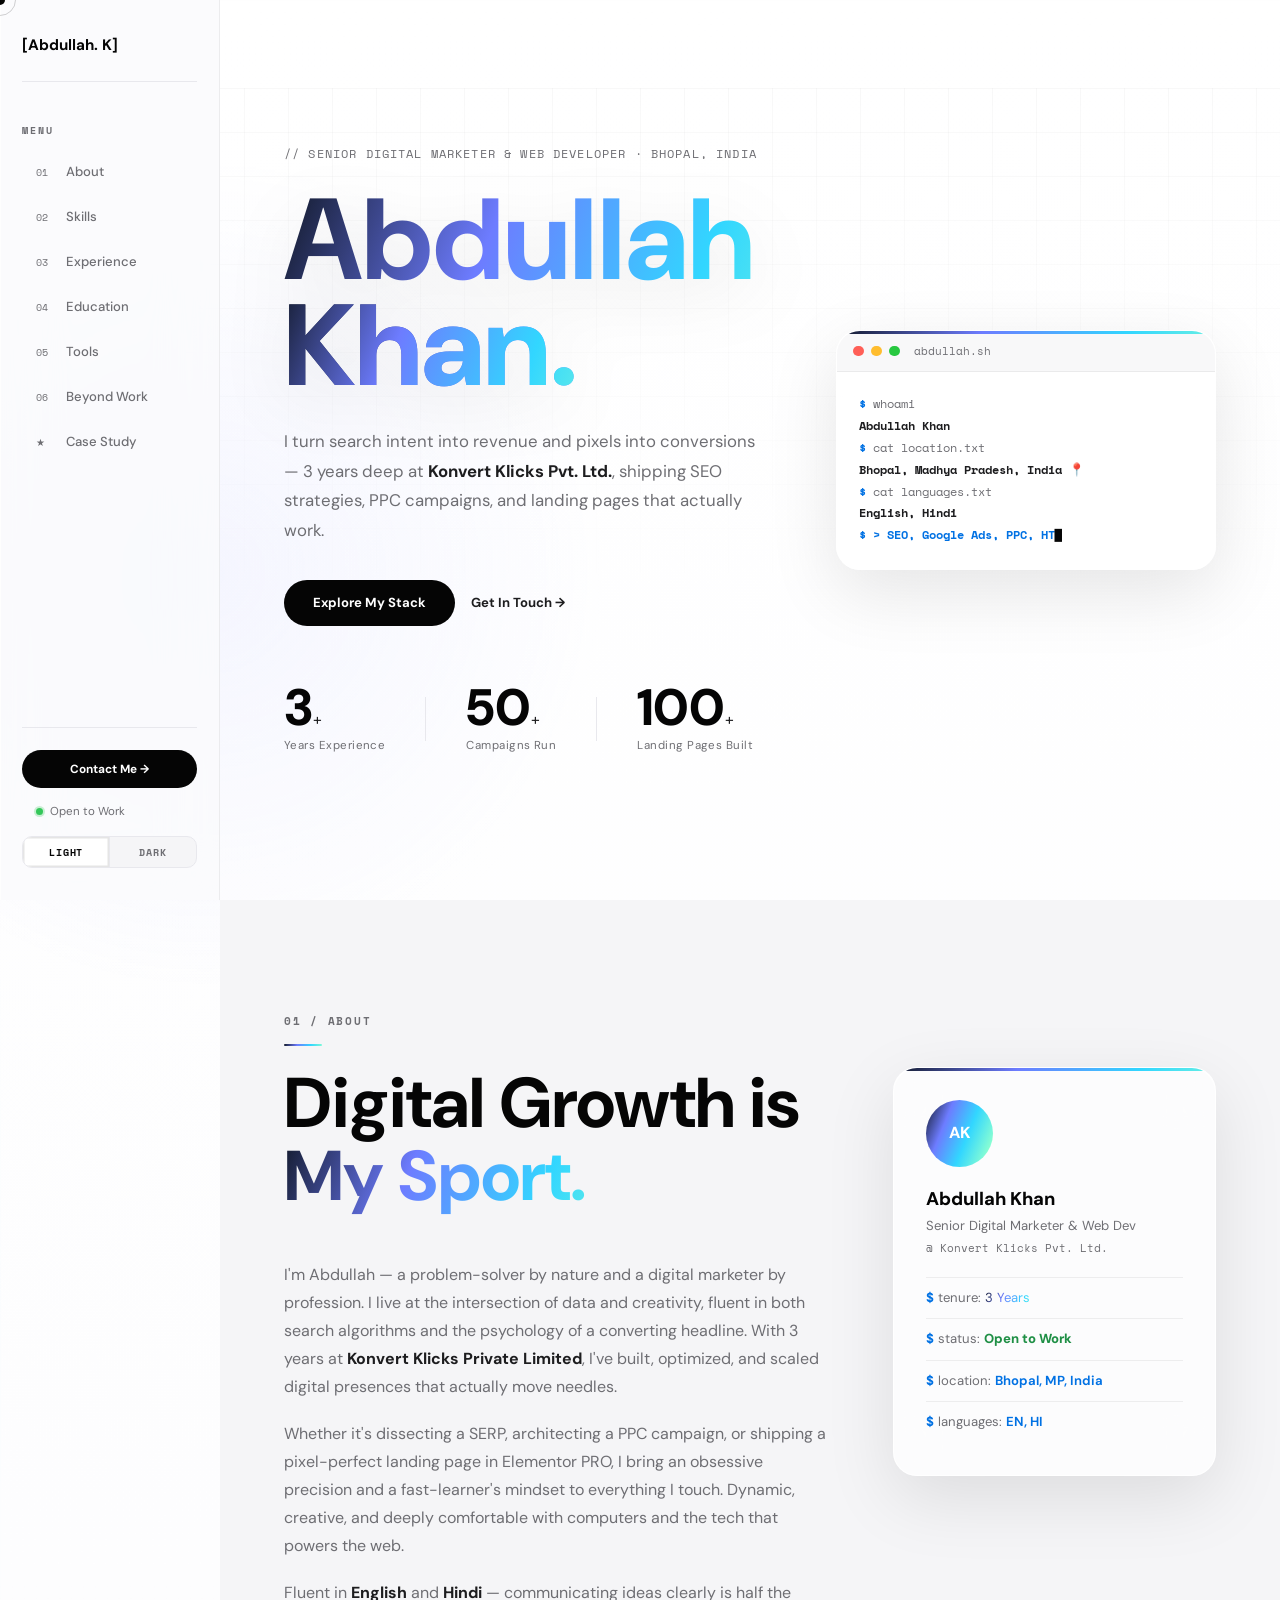
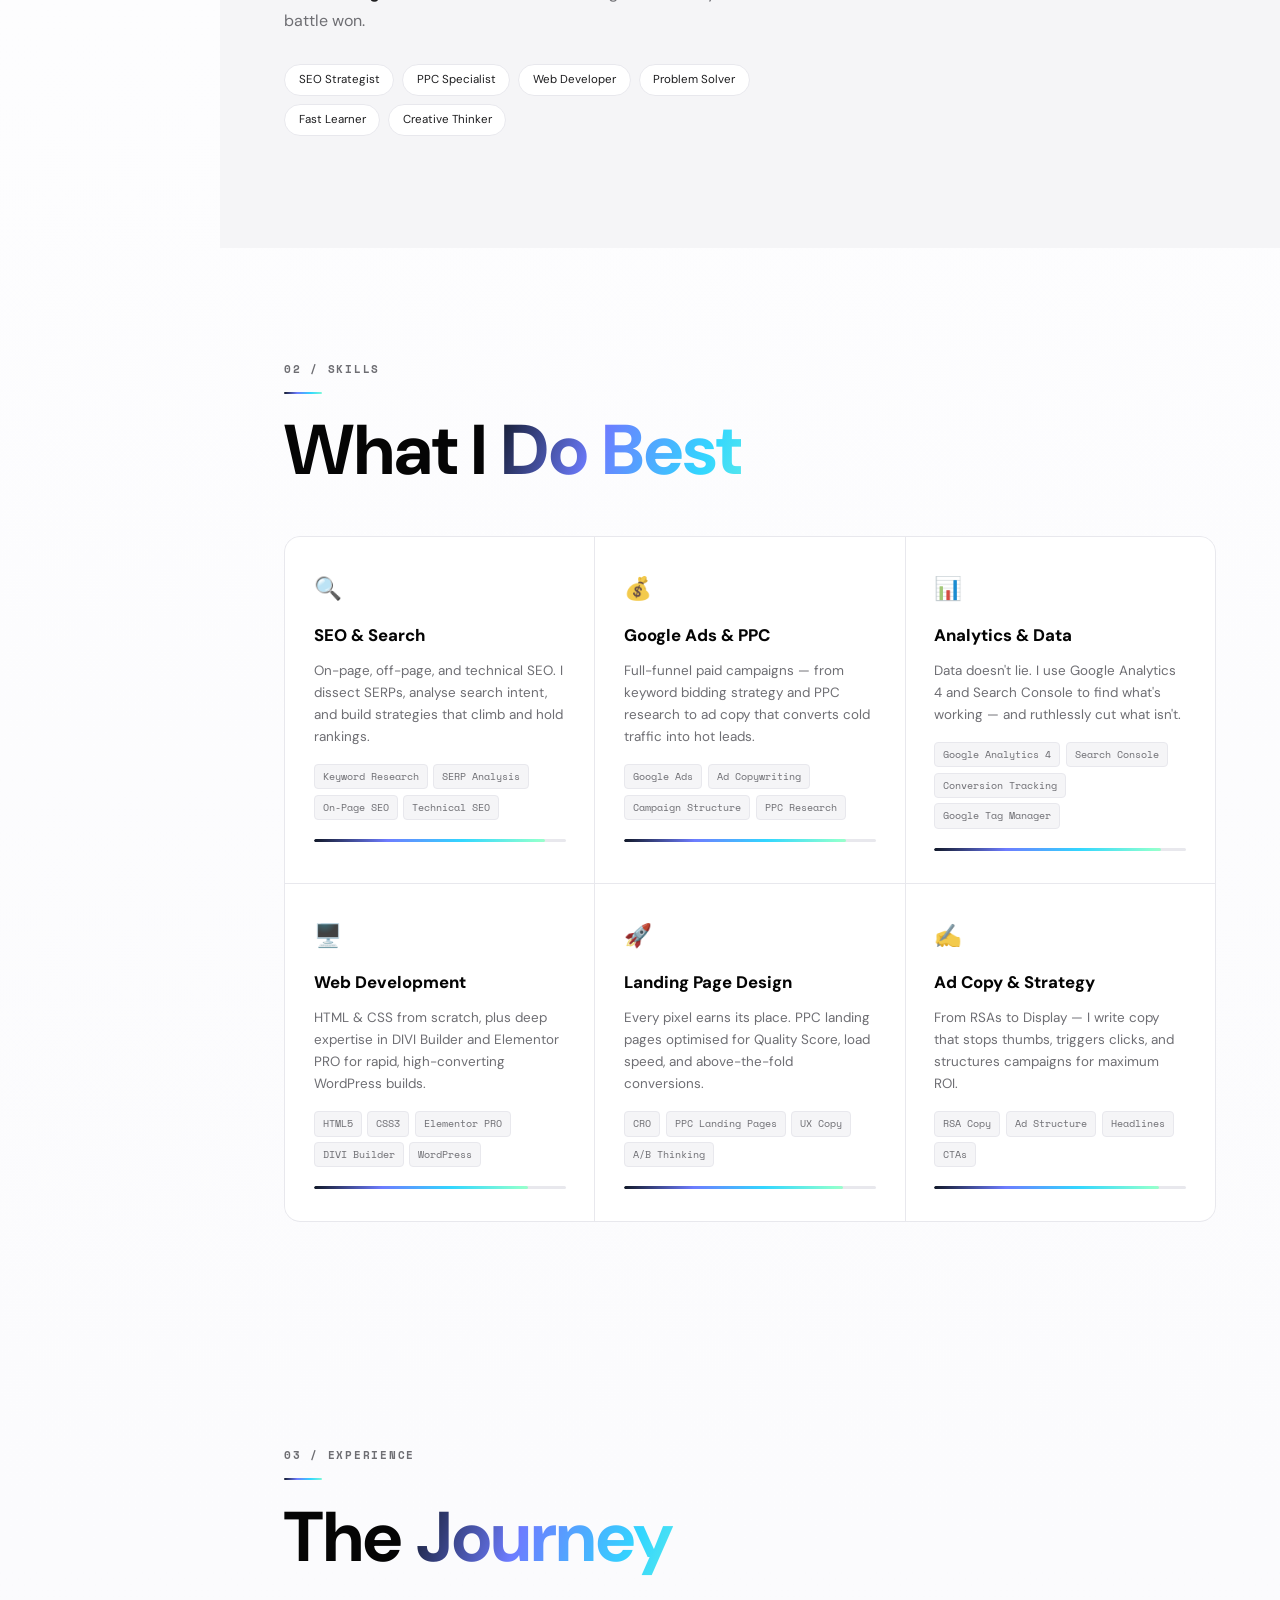
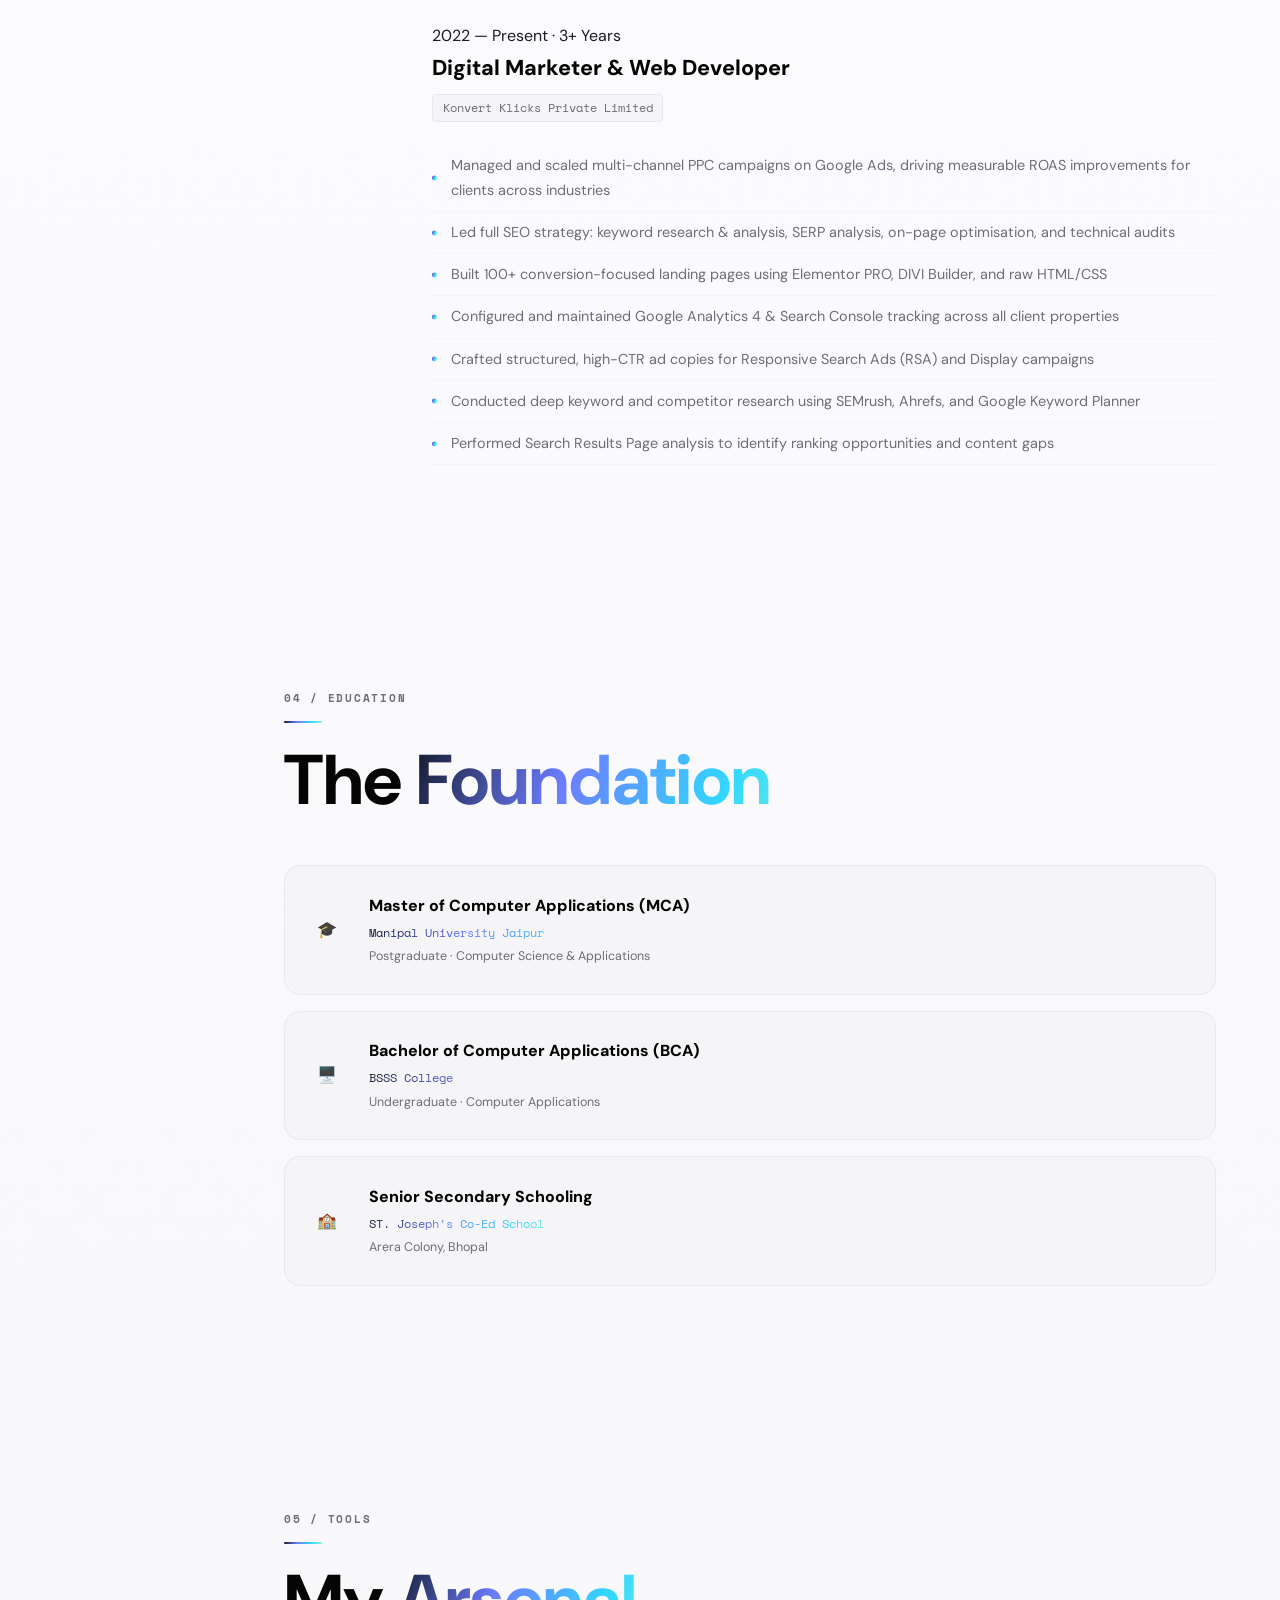
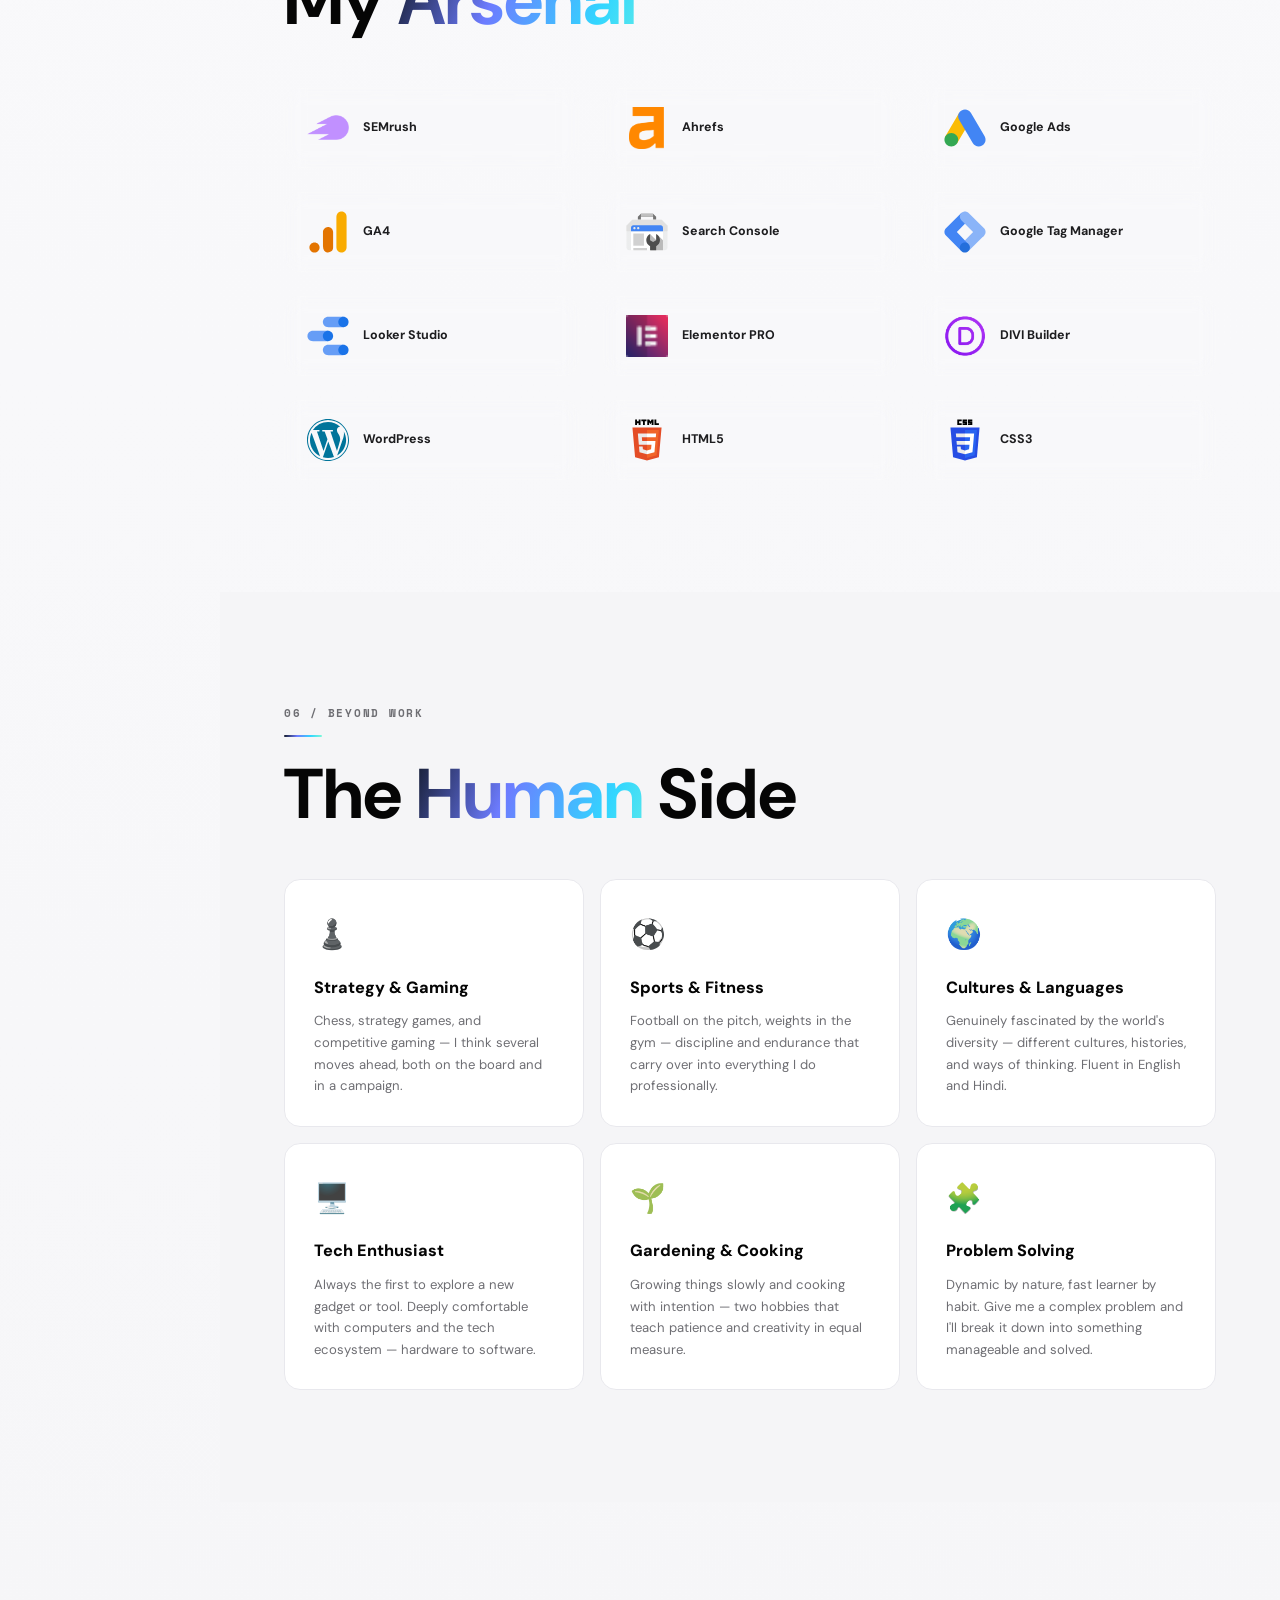
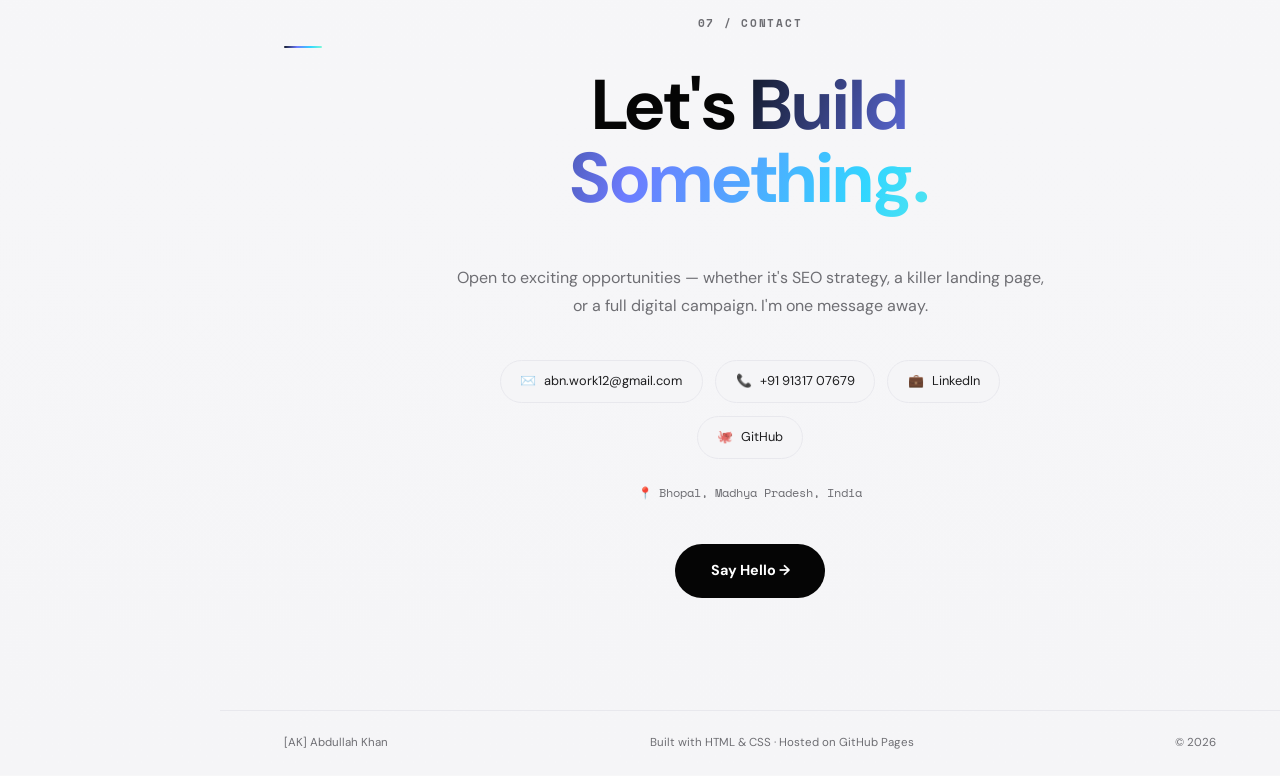
<file: index.html>
<!DOCTYPE html>
<html lang="en">
<head>
  <meta charset="UTF-8" />
  <meta name="viewport" content="width=device-width, initial-scale=1.0"/>
  <title>Abdullah Khan — Digital Marketer & Web Developer</title>
  <script>
    (() => {
      const savedTheme = localStorage.getItem('theme');
      const prefersDark = window.matchMedia('(prefers-color-scheme: dark)').matches;
      document.documentElement.dataset.theme = savedTheme || (prefersDark ? 'dark' : 'light');
    })();
  </script>
  <link rel="stylesheet" href="style.css" />
  <link rel="preconnect" href="https://fonts.googleapis.com">
  <link href="https://fonts.googleapis.com/css2?family=Space+Mono:ital,wght@0,400;0,700;1,400&family=Bebas+Neue&family=DM+Sans:wght@300;400;500&display=swap" rel="stylesheet">

  <!-- Google tag (gtag.js) -->
<script async src="https://www.googletagmanager.com/gtag/js?id=G-JCFND1YEMB"></script>
<script>
  window.dataLayer = window.dataLayer || [];
  function gtag(){dataLayer.push(arguments);}
  gtag('js', new Date());

  gtag('config', 'G-JCFND1YEMB');
</script>
</head>
<body>

  <div class="cursor" id="cursor"></div>
  <div class="cursor-trail" id="cursorTrail"></div>
  <div class="noise"></div>

  <!-- Mobile Top Bar -->
  <div class="mobile-topbar">
    <div class="nav-logo"><span class="bracket">[</span>Abdullah. K<span class="bracket">]</span></div>
    <div class="mobile-topbar-right">
      <button class="hamburger" id="hamburger" aria-label="Open menu" aria-expanded="false">
        <span></span><span></span><span></span>
      </button>
    </div>
  </div>

  <!-- Mobile Overlay -->
  <div class="mobile-overlay" id="mobileOverlay"></div>

  <!-- Sidebar Navigation -->
  <nav class="sidebar" id="sidebar">
    <div class="sidebar-logo">
      <span class="bracket">[</span>Abdullah. K<span class="bracket">]</span>
    </div>

    <div class="sidebar-section">
      <div class="sidebar-section-label">Menu</div>
      <ul class="sidebar-links">
        <li><a href="#about" class="sidebar-link"><span class="sl-icon">01</span><span class="sl-text">About</span></a></li>
        <li><a href="#skills" class="sidebar-link"><span class="sl-icon">02</span><span class="sl-text">Skills</span></a></li>
        <li><a href="#experience" class="sidebar-link"><span class="sl-icon">03</span><span class="sl-text">Experience</span></a></li>
        <li><a href="#education" class="sidebar-link"><span class="sl-icon">04</span><span class="sl-text">Education</span></a></li>
        <li><a href="#tools" class="sidebar-link"><span class="sl-icon">05</span><span class="sl-text">Tools</span></a></li>
        <li><a href="#beyond" class="sidebar-link"><span class="sl-icon">06</span><span class="sl-text">Beyond Work</span></a></li>
        <li><a href="lamariee-case-study.html" class="sidebar-link"><span class="sl-icon">★</span><span class="sl-text">Case Study</span></a></li>
      </ul>
    </div>

    <div class="sidebar-bottom">
      <a href="#contact" class="sidebar-cta">Contact Me →</a>
      <div class="sidebar-status">
        <span class="status-dot"></span> Open to Work
      </div>
      <div class="theme-row">
        <button class="theme-label" id="themeLabelLight" aria-label="Switch to light mode">Light</button>
        <button class="theme-label" id="themeLabelDark"  aria-label="Switch to dark mode">Dark</button>
      </div>
    </div>
  </nav>

  <!-- Main Content Wrapper -->
  <div class="main-content">

  <!-- Hero -->
  <section class="hero" id="home">
    <div class="hero-bg-grid"></div>
    <div class="hero-content">
      <div class="hero-tag">// Senior Digital Marketer &amp; Web Developer · Bhopal, India</div>
      <h1 class="hero-title">
        <span class="line-reveal">Abdullah</span>
        <span class="line-reveal delay-1"><span class="accent-text">Khan.</span></span>
      </h1>
      <p class="hero-sub">I turn search intent into revenue and pixels into conversions — 3 years deep at <strong>Konvert Klicks Pvt. Ltd.</strong>, shipping SEO strategies, PPC campaigns, and landing pages that actually work.</p>
      <div class="hero-cta-row">
        <a href="#skills" class="btn-primary">Explore My Stack</a>
        <a href="#contact" class="btn-ghost">Get In Touch →</a>
      </div>
      <div class="hero-stats">
        <div class="stat"><span class="stat-num" data-target="3">0</span><span>+</span><div class="stat-label">Years Experience</div></div>
        <div class="stat-divider"></div>
        <div class="stat"><span class="stat-num" data-target="50">0</span><span>+</span><div class="stat-label">Campaigns Run</div></div>
        <div class="stat-divider"></div>
        <div class="stat"><span class="stat-num" data-target="100">0</span><span>+</span><div class="stat-label">Landing Pages Built</div></div>
      </div>
    </div>
    <div class="hero-terminal">
      <div class="terminal-bar">
        <span class="t-dot red"></span><span class="t-dot yellow"></span><span class="t-dot green"></span>
        <span class="t-title">abdullah.sh</span>
      </div>
      <div class="terminal-body">
        <p class="t-line"><span class="t-prompt">$</span> whoami</p>
        <p class="t-line t-out">Abdullah Khan</p>
        <p class="t-line"><span class="t-prompt">$</span> cat location.txt</p>
        <p class="t-line t-out">Bhopal, Madhya Pradesh, India 📍</p>
        <p class="t-line"><span class="t-prompt">$</span> cat languages.txt</p>
        <p class="t-line t-out">English, Hindi</p>
        <p class="t-line"><span class="t-prompt">$</span> <span class="t-cmd" id="typed"></span><span class="t-cursor">█</span></p>
      </div>
    </div>
  </section>

  <!-- About -->
  <section class="about section" id="about">
    <div class="section-label">01 / About</div>
    <div class="about-grid">
      <div class="about-text">
        <h2 class="section-title">Digital Growth is <span class="accent-text">My Sport.</span></h2>
        <p>I'm Abdullah — a problem-solver by nature and a digital marketer by profession. I live at the intersection of data and creativity, fluent in both search algorithms and the psychology of a converting headline. With 3 years at <strong>Konvert Klicks Private Limited</strong>, I've built, optimized, and scaled digital presences that actually move needles.</p>
        <p>Whether it's dissecting a SERP, architecting a PPC campaign, or shipping a pixel-perfect landing page in Elementor PRO, I bring an obsessive precision and a fast-learner's mindset to everything I touch. Dynamic, creative, and deeply comfortable with computers and the tech that powers the web.</p>
        <p>Fluent in <strong>English</strong> and <strong>Hindi</strong> — communicating ideas clearly is half the battle won.</p>
        <div class="about-chips">
          <span class="chip">SEO Strategist</span>
          <span class="chip">PPC Specialist</span>
          <span class="chip">Web Developer</span>
          <span class="chip">Problem Solver</span>
          <span class="chip">Fast Learner</span>
          <span class="chip">Creative Thinker</span>
        </div>
      </div>
      <div class="about-card">
        <div class="card-inner">
          <div class="profile-initials">AK</div>
          <div class="profile-name">Abdullah Khan</div>
          <div class="profile-role">Senior Digital Marketer &amp; Web Dev</div>
          <div class="profile-company">@ Konvert Klicks Pvt. Ltd.</div>
          <div class="profile-detail"><span class="t-prompt">$</span> tenure: <span class="accent-text">3 Years</span></div>
          <div class="profile-detail"><span class="t-prompt">$</span> status: <span class="open-tag">Open to Work</span></div>
          <div class="profile-detail"><span class="t-prompt">$</span> location: <span class="accent-text2">Bhopal, MP, India</span></div>
          <div class="profile-detail"><span class="t-prompt">$</span> languages: <span class="accent-text2">EN, HI</span></div>
        </div>
      </div>
    </div>
  </section>

  <!-- Skills -->
  <section class="skills-section section" id="skills">
    <div class="section-label">02 / Skills</div>
    <h2 class="section-title">What I <span class="accent-text">Do Best</span></h2>
    <div class="skills-grid">

      <div class="skill-card">
        <div class="skill-icon">🔍</div>
        <h3>SEO &amp; Search</h3>
        <p>On-page, off-page, and technical SEO. I dissect SERPs, analyse search intent, and build strategies that climb and hold rankings.</p>
        <div class="skill-tags">
          <span>Keyword Research</span><span>SERP Analysis</span><span>On-Page SEO</span><span>Technical SEO</span>
        </div>
        <div class="skill-bar-wrap"><div class="skill-bar" style="--w: 92%"></div></div>
      </div>

      <div class="skill-card">
        <div class="skill-icon">💰</div>
        <h3>Google Ads &amp; PPC</h3>
        <p>Full-funnel paid campaigns — from keyword bidding strategy and PPC research to ad copy that converts cold traffic into hot leads.</p>
        <div class="skill-tags">
          <span>Google Ads</span><span>Ad Copywriting</span><span>Campaign Structure</span><span>PPC Research</span>
        </div>
        <div class="skill-bar-wrap"><div class="skill-bar" style="--w: 88%"></div></div>
      </div>

      <div class="skill-card">
        <div class="skill-icon">📊</div>
        <h3>Analytics &amp; Data</h3>
        <p>Data doesn't lie. I use Google Analytics 4 and Search Console to find what's working — and ruthlessly cut what isn't.</p>
        <div class="skill-tags">
          <span>Google Analytics 4</span><span>Search Console</span><span>Conversion Tracking</span><span>Google Tag Manager</span>
        </div>
        <div class="skill-bar-wrap"><div class="skill-bar" style="--w: 90%"></div></div>
      </div>

      <div class="skill-card">
        <div class="skill-icon">🖥️</div>
        <h3>Web Development</h3>
        <p>HTML &amp; CSS from scratch, plus deep expertise in DIVI Builder and Elementor PRO for rapid, high-converting WordPress builds.</p>
        <div class="skill-tags">
          <span>HTML5</span><span>CSS3</span><span>Elementor PRO</span><span>DIVI Builder</span><span>WordPress</span>
        </div>
        <div class="skill-bar-wrap"><div class="skill-bar" style="--w: 85%"></div></div>
      </div>

      <div class="skill-card">
        <div class="skill-icon">🚀</div>
        <h3>Landing Page Design</h3>
        <p>Every pixel earns its place. PPC landing pages optimised for Quality Score, load speed, and above-the-fold conversions.</p>
        <div class="skill-tags">
          <span>CRO</span><span>PPC Landing Pages</span><span>UX Copy</span><span>A/B Thinking</span>
        </div>
        <div class="skill-bar-wrap"><div class="skill-bar" style="--w: 87%"></div></div>
      </div>

      <div class="skill-card">
        <div class="skill-icon">✍️</div>
        <h3>Ad Copy &amp; Strategy</h3>
        <p>From RSAs to Display — I write copy that stops thumbs, triggers clicks, and structures campaigns for maximum ROI.</p>
        <div class="skill-tags">
          <span>RSA Copy</span><span>Ad Structure</span><span>Headlines</span><span>CTAs</span>
        </div>
        <div class="skill-bar-wrap"><div class="skill-bar" style="--w: 89%"></div></div>
      </div>

    </div>
  </section>

  <!-- Experience -->
  <section class="experience-section section" id="experience">
    <div class="section-label">03 / Experience</div>
    <h2 class="section-title">The <span class="accent-text">Journey</span></h2>
    <div class="timeline">
      <div class="timeline-line"></div>
      <div class="timeline-item">
        <div class="timeline-dot"></div>
        <div class="timeline-content">
          <div class="tl-meta">2022 — Present · 3+ Years</div>
          <h3>Digital Marketer &amp; Web Developer</h3>
          <div class="tl-company">Konvert Klicks Private Limited</div>
          <ul class="tl-list">
            <li>Managed and scaled multi-channel PPC campaigns on Google Ads, driving measurable ROAS improvements for clients across industries</li>
            <li>Led full SEO strategy: keyword research &amp; analysis, SERP analysis, on-page optimisation, and technical audits</li>
            <li>Built 100+ conversion-focused landing pages using Elementor PRO, DIVI Builder, and raw HTML/CSS</li>
            <li>Configured and maintained Google Analytics 4 &amp; Search Console tracking across all client properties</li>
            <li>Crafted structured, high-CTR ad copies for Responsive Search Ads (RSA) and Display campaigns</li>
            <li>Conducted deep keyword and competitor research using SEMrush, Ahrefs, and Google Keyword Planner</li>
            <li>Performed Search Results Page analysis to identify ranking opportunities and content gaps</li>
          </ul>
        </div>
      </div>
    </div>
  </section>

  <!-- Education -->
  <section class="education-section section" id="education">
    <div class="section-label">04 / Education</div>
    <h2 class="section-title">The <span class="accent-text">Foundation</span></h2>
    <div class="edu-grid">

      <div class="edu-card">
        <div class="edu-icon">🎓</div>
        <div class="edu-body">
          <div class="edu-degree">Master of Computer Applications (MCA)</div>
          <div class="edu-school">Manipal University Jaipur</div>
          <div class="edu-detail">Postgraduate · Computer Science &amp; Applications</div>
        </div>
      </div>

      <div class="edu-card">
        <div class="edu-icon">🖥️</div>
        <div class="edu-body">
          <div class="edu-degree">Bachelor of Computer Applications (BCA)</div>
          <div class="edu-school">BSSS College</div>
          <div class="edu-detail">Undergraduate · Computer Applications</div>
        </div>
      </div>

      <div class="edu-card">
        <div class="edu-icon">🏫</div>
        <div class="edu-body">
          <div class="edu-degree">Senior Secondary Schooling</div>
          <div class="edu-school">ST. Joseph's Co-Ed School</div>
          <div class="edu-detail">Arera Colony, Bhopal</div>
        </div>
      </div>

    </div>
  </section>

  <!-- Tools -->
<section class="tools-section section" id="tools">
  <div class="section-label">05 / Tools</div>
  <h2 class="section-title">My <span class="accent-text">Arsenal</span></h2>

  <div class="tools-grid">

    <div class="tool-item">
      <img src="icons/semrush-icon.png" alt="SEMrush" class="tool-icon-img">
      <span>SEMrush</span>
    </div>

    <div class="tool-item">
      <img src="icons/ahrefs-icon.png" alt="Ahrefs" class="tool-icon-img">
      <span>Ahrefs</span>
    </div>

    <div class="tool-item">
      <img src="icons/ads-icon.svg" alt="Google Ads" class="tool-icon-img">
      <span>Google Ads</span>
    </div>

    <div class="tool-item">
      <img src="icons/ga4-icon.svg" alt="GA4" class="tool-icon-img">
      <span>GA4</span>
    </div>

    <div class="tool-item">
      <img src="icons/gsc-icon.svg" alt="Search Console" class="tool-icon-img">
      <span>Search Console</span>
    </div>

    <div class="tool-item">
      <img src="icons/gtm-icon.svg" alt="Google Tag Manager" class="tool-icon-img">
      <span>Google Tag Manager</span>
    </div>

    <div class="tool-item">
      <img src="icons/datastudio-icon.svg" alt="Looker Studio" class="tool-icon-img">
      <span>Looker Studio</span>
    </div>

    <div class="tool-item">
      <img src="icons/elementor-icon.png" alt="Elementor PRO" class="tool-icon-img">
      <span>Elementor PRO</span>
    </div>

    <div class="tool-item">
      <img src="icons/divi-icon.png" alt="DIVI Builder" class="tool-icon-img">
      <span>DIVI Builder</span>
    </div>

    <div class="tool-item">
      <img src="icons/wp-icon.svg" alt="WordPress" class="tool-icon-img">
      <span>WordPress</span>
    </div>

    <div class="tool-item">
      <img src="icons/html-icon.svg" alt="HTML5" class="tool-icon-img">
      <span>HTML5</span>
    </div>

    <div class="tool-item">
      <img src="icons/css-icon.svg" alt="CSS3" class="tool-icon-img">
      <span>CSS3</span>
    </div>
  </div>
</section>

  <!-- Beyond Work -->
  <section class="beyond-section section" id="beyond">
    <div class="section-label">06 / Beyond Work</div>
    <h2 class="section-title">The <span class="accent-text">Human</span> Side</h2>
    <div class="beyond-grid">

      <div class="beyond-card">
        <div class="beyond-emoji">♟️</div>
        <h3>Strategy &amp; Gaming</h3>
        <p>Chess, strategy games, and competitive gaming — I think several moves ahead, both on the board and in a campaign.</p>
      </div>

      <div class="beyond-card">
        <div class="beyond-emoji">⚽</div>
        <h3>Sports &amp; Fitness</h3>
        <p>Football on the pitch, weights in the gym — discipline and endurance that carry over into everything I do professionally.</p>
      </div>

      <div class="beyond-card">
        <div class="beyond-emoji">🌍</div>
        <h3>Cultures &amp; Languages</h3>
        <p>Genuinely fascinated by the world's diversity — different cultures, histories, and ways of thinking. Fluent in English and Hindi.</p>
      </div>

      <div class="beyond-card">
        <div class="beyond-emoji">🖥️</div>
        <h3>Tech Enthusiast</h3>
        <p>Always the first to explore a new gadget or tool. Deeply comfortable with computers and the tech ecosystem — hardware to software.</p>
      </div>

      <div class="beyond-card">
        <div class="beyond-emoji">🌱</div>
        <h3>Gardening &amp; Cooking</h3>
        <p>Growing things slowly and cooking with intention — two hobbies that teach patience and creativity in equal measure.</p>
      </div>

      <div class="beyond-card">
        <div class="beyond-emoji">🧩</div>
        <h3>Problem Solving</h3>
        <p>Dynamic by nature, fast learner by habit. Give me a complex problem and I'll break it down into something manageable and solved.</p>
      </div>

    </div>
  </section>

  <!-- Contact -->
  <section class="contact-section section" id="contact">
    <div class="section-label">07 / Contact</div>
    <div class="contact-inner">
      <h2 class="section-title">Let's <span class="accent-text">Build Something.</span></h2>
      <p class="contact-sub">Open to exciting opportunities — whether it's SEO strategy, a killer landing page, or a full digital campaign. I'm one message away.</p>
      <div class="contact-links">
        <a href="mailto:abn.work12@gmail.com" class="contact-link">
          <span class="cl-icon">✉️</span>
          <span>abn.work12@gmail.com</span>
        </a>
        <a href="tel:+919131707679" class="contact-link">
          <span class="cl-icon">📞</span>
          <span>+91 91317 07679</span>
        </a>
        <a href="https://www.linkedin.com/in/abdullah-k-15786398" target="_blank" class="contact-link">
          <span class="cl-icon">💼</span>
          <span>LinkedIn</span>
        </a>
        <a href="https://github.com/Abdullah-WK" target="_blank" class="contact-link">
          <span class="cl-icon">🐙</span>
          <span>GitHub</span>
        </a>
      </div>
      <div class="contact-location">
        <span>📍 Bhopal, Madhya Pradesh, India</span>
      </div>
      <a href="mailto:abn.work12@gmail.com" class="btn-primary large">Say Hello →</a>
    </div>
  </section>

  </div><!-- /.main-content -->

  <!-- Footer -->
  <footer class="footer">
    <div class="footer-left"><span class="bracket">[</span>AK<span class="bracket">]</span> Abdullah Khan</div>
    <div class="footer-center">Built with HTML &amp; CSS · Hosted on GitHub Pages</div>
    <div class="footer-right">© 2026</div>
  </footer>

  <script>
    // ── Theme toggle (handles both sidebar + mobile toggles) ──
    const savedTheme = localStorage.getItem('theme');
    const prefersDark = window.matchMedia('(prefers-color-scheme: dark)').matches;
    const initialTheme = savedTheme || (prefersDark ? 'dark' : 'light');

    function setTheme(theme) {
      document.documentElement.dataset.theme = theme;
      localStorage.setItem('theme', theme);
    }

    setTheme(initialTheme);
    document.getElementById('themeLabelLight').addEventListener('click', () => setTheme('light'));
    document.getElementById('themeLabelDark').addEventListener('click',  () => setTheme('dark'));

    // ── Hamburger / Mobile Sidebar ──
    const hamburger = document.getElementById('hamburger');
    const sidebar   = document.getElementById('sidebar');
    const overlay   = document.getElementById('mobileOverlay');

    function openMenu() {
      sidebar.classList.add('open');
      overlay.classList.add('show');
      hamburger.classList.add('active');
      hamburger.setAttribute('aria-expanded', 'true');
      document.body.style.overflow = 'hidden';
    }
    function closeMenu() {
      sidebar.classList.remove('open');
      overlay.classList.remove('show');
      hamburger.classList.remove('active');
      hamburger.setAttribute('aria-expanded', 'false');
      document.body.style.overflow = '';
    }

    hamburger.addEventListener('click', () => {
      sidebar.classList.contains('open') ? closeMenu() : openMenu();
    });
    overlay.addEventListener('click', closeMenu);

    // Close menu when a sidebar link is tapped on mobile
    sidebar.querySelectorAll('.sidebar-link, .sidebar-cta').forEach(link => {
      link.addEventListener('click', () => {
        if (window.innerWidth < 900) closeMenu();
      });
    });

    // ── Custom cursor ──
    const cursor = document.getElementById('cursor');
    const trail  = document.getElementById('cursorTrail');
    document.addEventListener('mousemove', e => {
      cursor.style.left = e.clientX + 'px';
      cursor.style.top  = e.clientY + 'px';
      setTimeout(() => {
        trail.style.left = e.clientX + 'px';
        trail.style.top  = e.clientY + 'px';
      }, 80);
    });
    document.querySelectorAll('a, button, .skill-card, .tool-item, .beyond-card, .edu-card').forEach(el => {
      el.addEventListener('mouseenter', () => cursor.classList.add('cursor-hover'));
      el.addEventListener('mouseleave', () => cursor.classList.remove('cursor-hover'));
    });

    // ── Terminal typer ──
    const lines = [
      'skills --top',
      '> SEO, Google Ads, PPC, HTML, CSS',
      'tools --list',
      '> SEMrush, Ahrefs, Elementor PRO...',
      'hobbies --random',
      '> Chess, Football, Gaming, Cooking',
      'status --work',
      '> Open to Work 🟢',
    ];
    let li = 0, ci = 0, typing = true;
    const typedEl = document.getElementById('typed');
    function typeLoop() {
      if (typing) {
        if (ci < lines[li].length) {
          typedEl.textContent += lines[li][ci++];
          setTimeout(typeLoop, 55);
        } else { typing = false; setTimeout(typeLoop, 900); }
      } else {
        if (ci > 0) {
          typedEl.textContent = lines[li].slice(0, --ci);
          setTimeout(typeLoop, 28);
        } else {
          typing = true;
          li = (li + 1) % lines.length;
          setTimeout(typeLoop, 300);
        }
      }
    }
    typeLoop();

    // ── Counter animation ──
    document.querySelectorAll('.stat-num').forEach(el => {
      new IntersectionObserver(entries => {
        if (!entries[0].isIntersecting) return;
        const target = +el.dataset.target;
        let cur = 0;
        const step = Math.ceil(target / 40);
        const t = setInterval(() => { cur = Math.min(cur + step, target); el.textContent = cur; if (cur >= target) clearInterval(t); }, 40);
      }, { threshold: 0.5 }).observe(el);
    });

    // ── Scroll reveal ──
    const revealObs = new IntersectionObserver(entries => {
      entries.forEach(e => { if (e.isIntersecting) { e.target.classList.add('visible'); revealObs.unobserve(e.target); } });
    }, { threshold: 0.1 });
    document.querySelectorAll('.skill-card, .tool-item, .timeline-item, .about-grid, .contact-inner, .edu-card, .beyond-card').forEach(el => revealObs.observe(el));

    // ── Skill bars ──
    const barObs = new IntersectionObserver(entries => {
      entries.forEach(e => { if (e.isIntersecting) { e.target.classList.add('animate'); barObs.unobserve(e.target); } });
    }, { threshold: 0.3 });
    document.querySelectorAll('.skill-bar').forEach(b => barObs.observe(b));

    // ── Sidebar active link on scroll ──
    window.addEventListener('scroll', () => {
      let current = '';
      document.querySelectorAll('section[id]').forEach(s => { if (window.scrollY >= s.offsetTop - 120) current = s.id; });
      document.querySelectorAll('.sidebar-link').forEach(a => {
        a.classList.toggle('active', a.getAttribute('href') === '#' + current);
      });
    });
  </script>
</body>
</html>
</file>
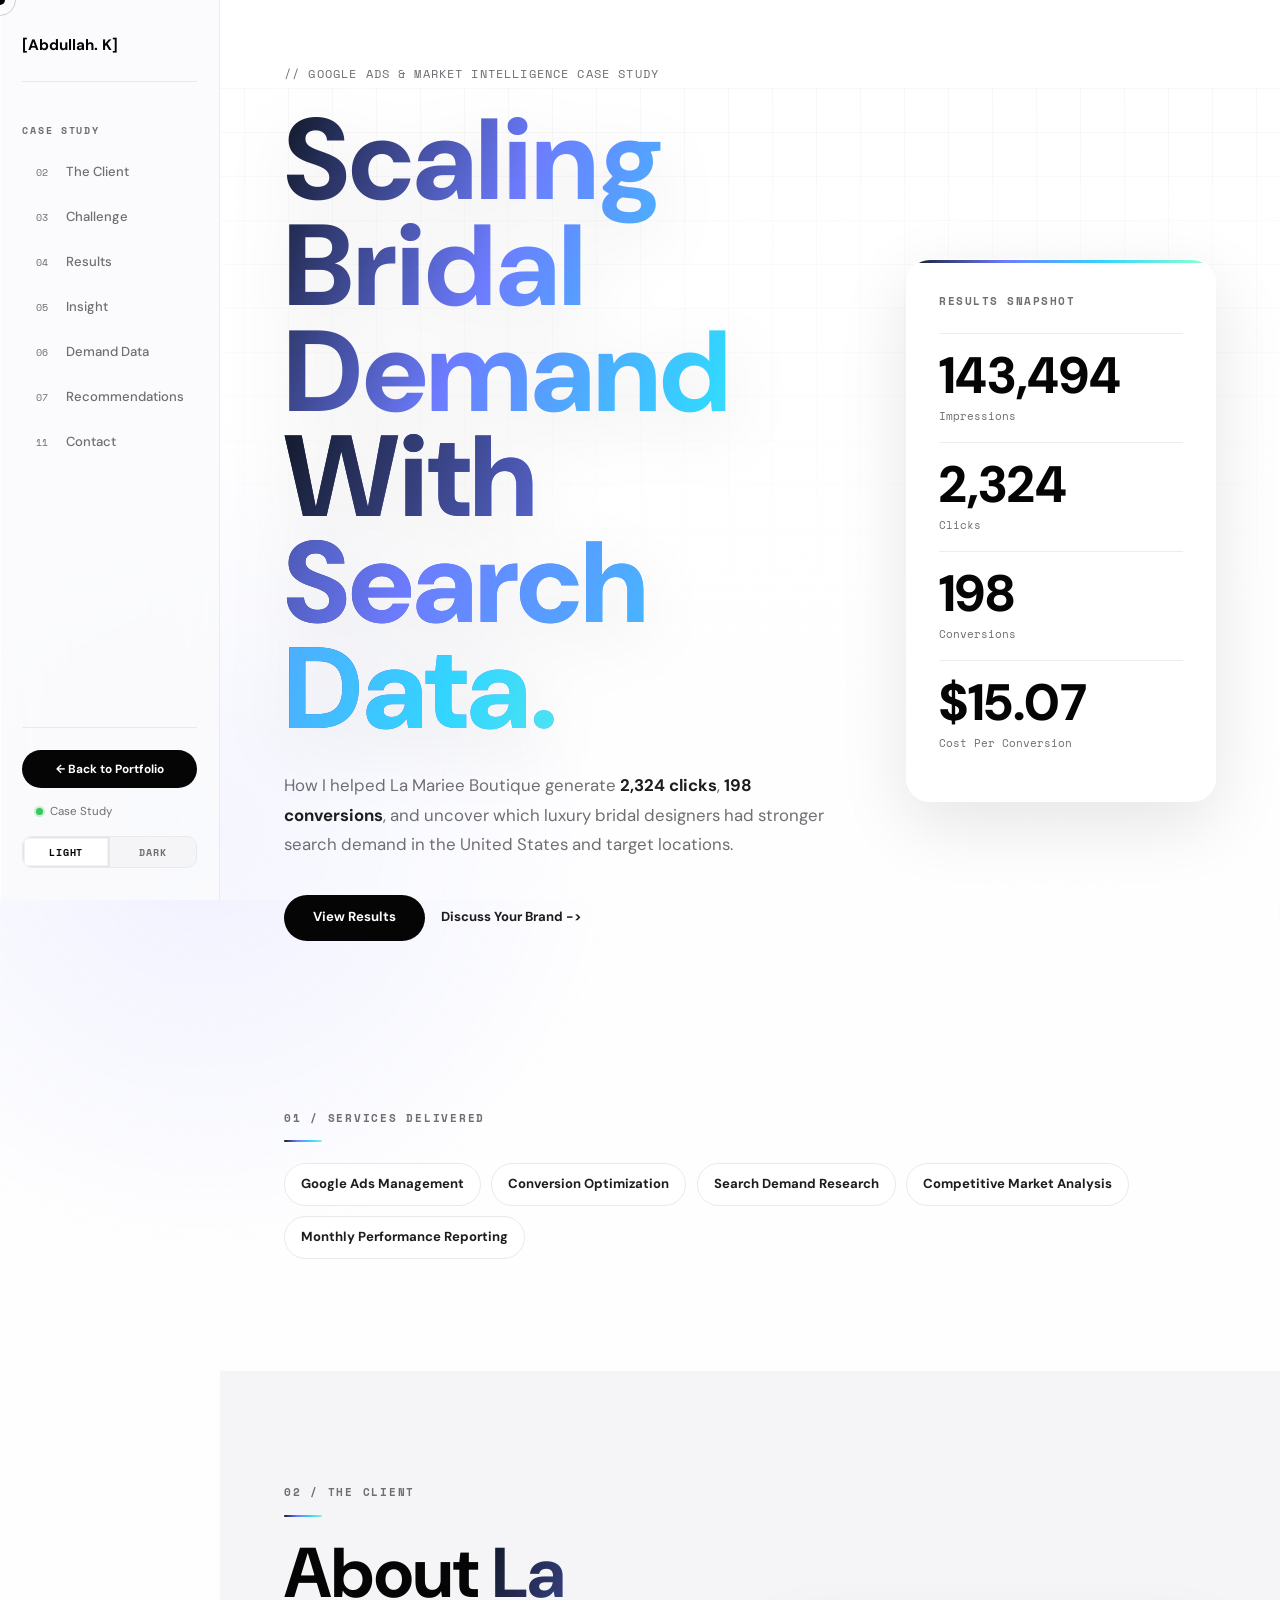
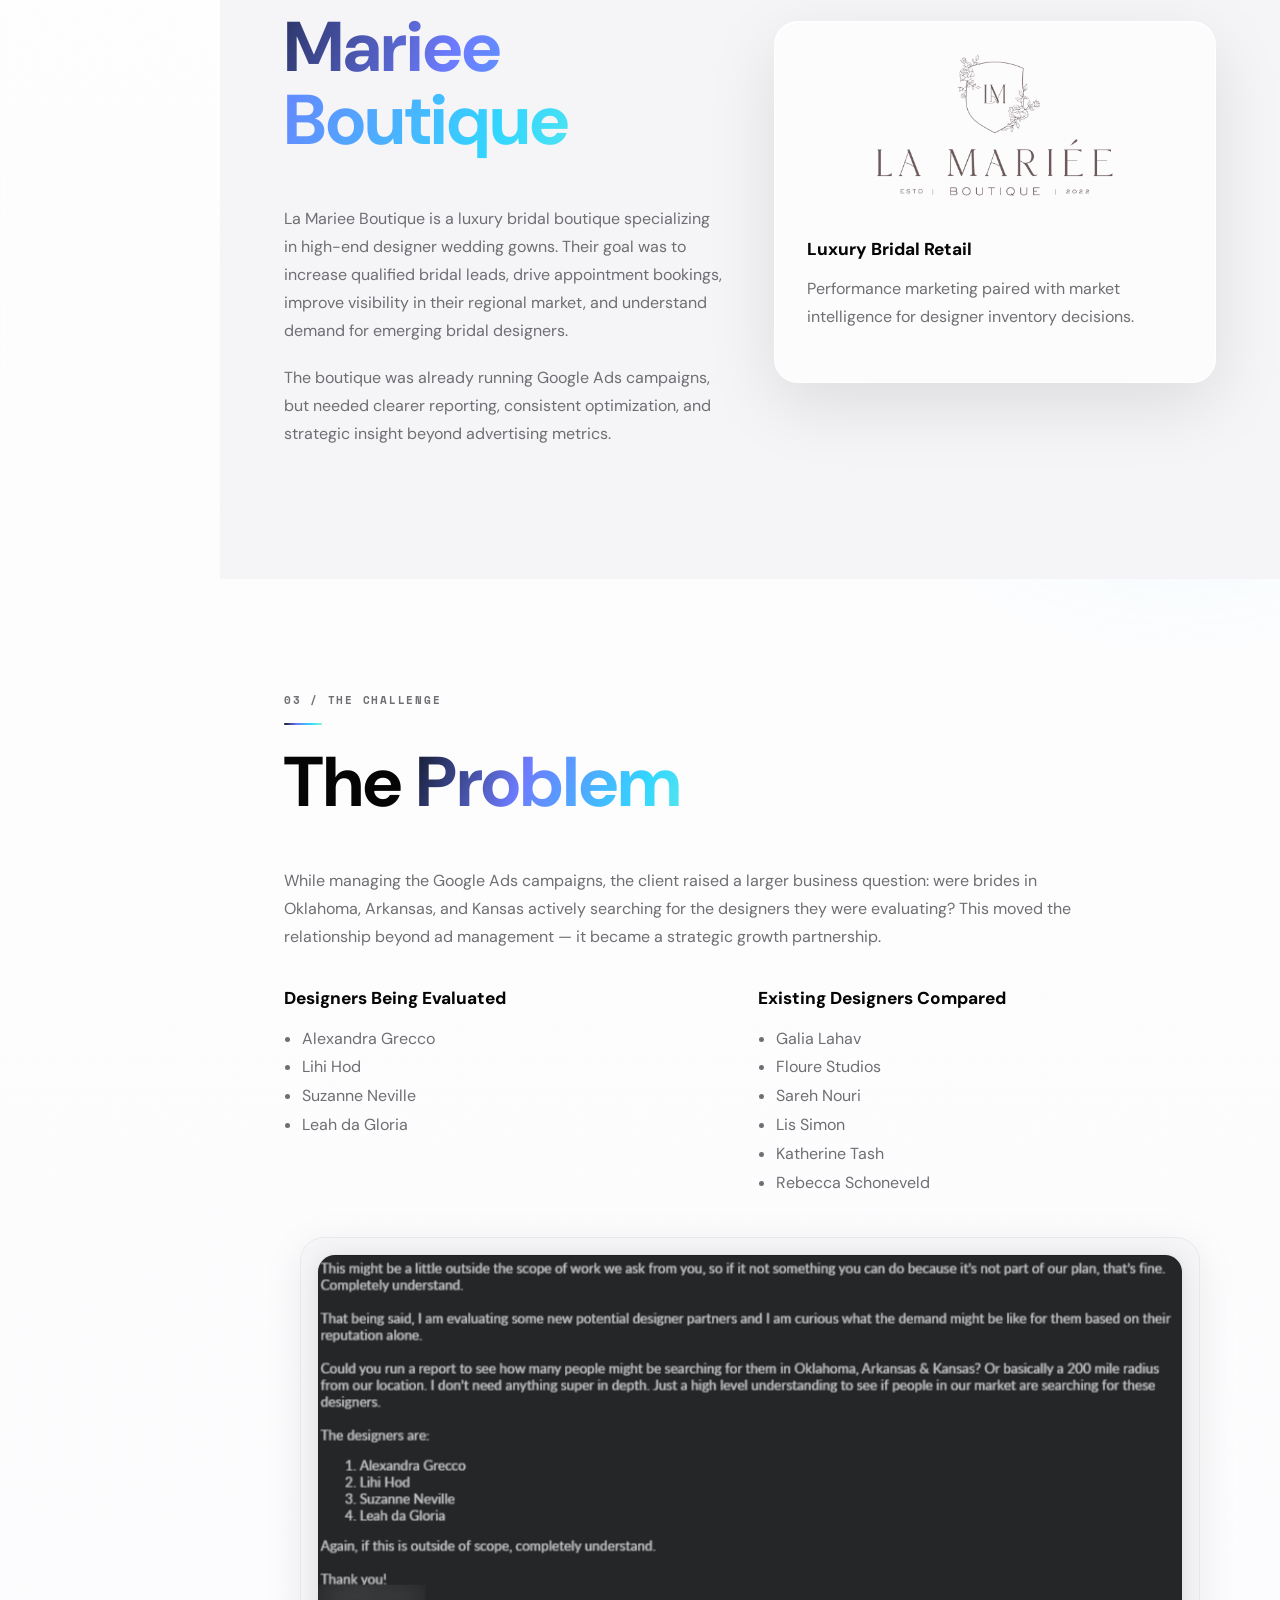
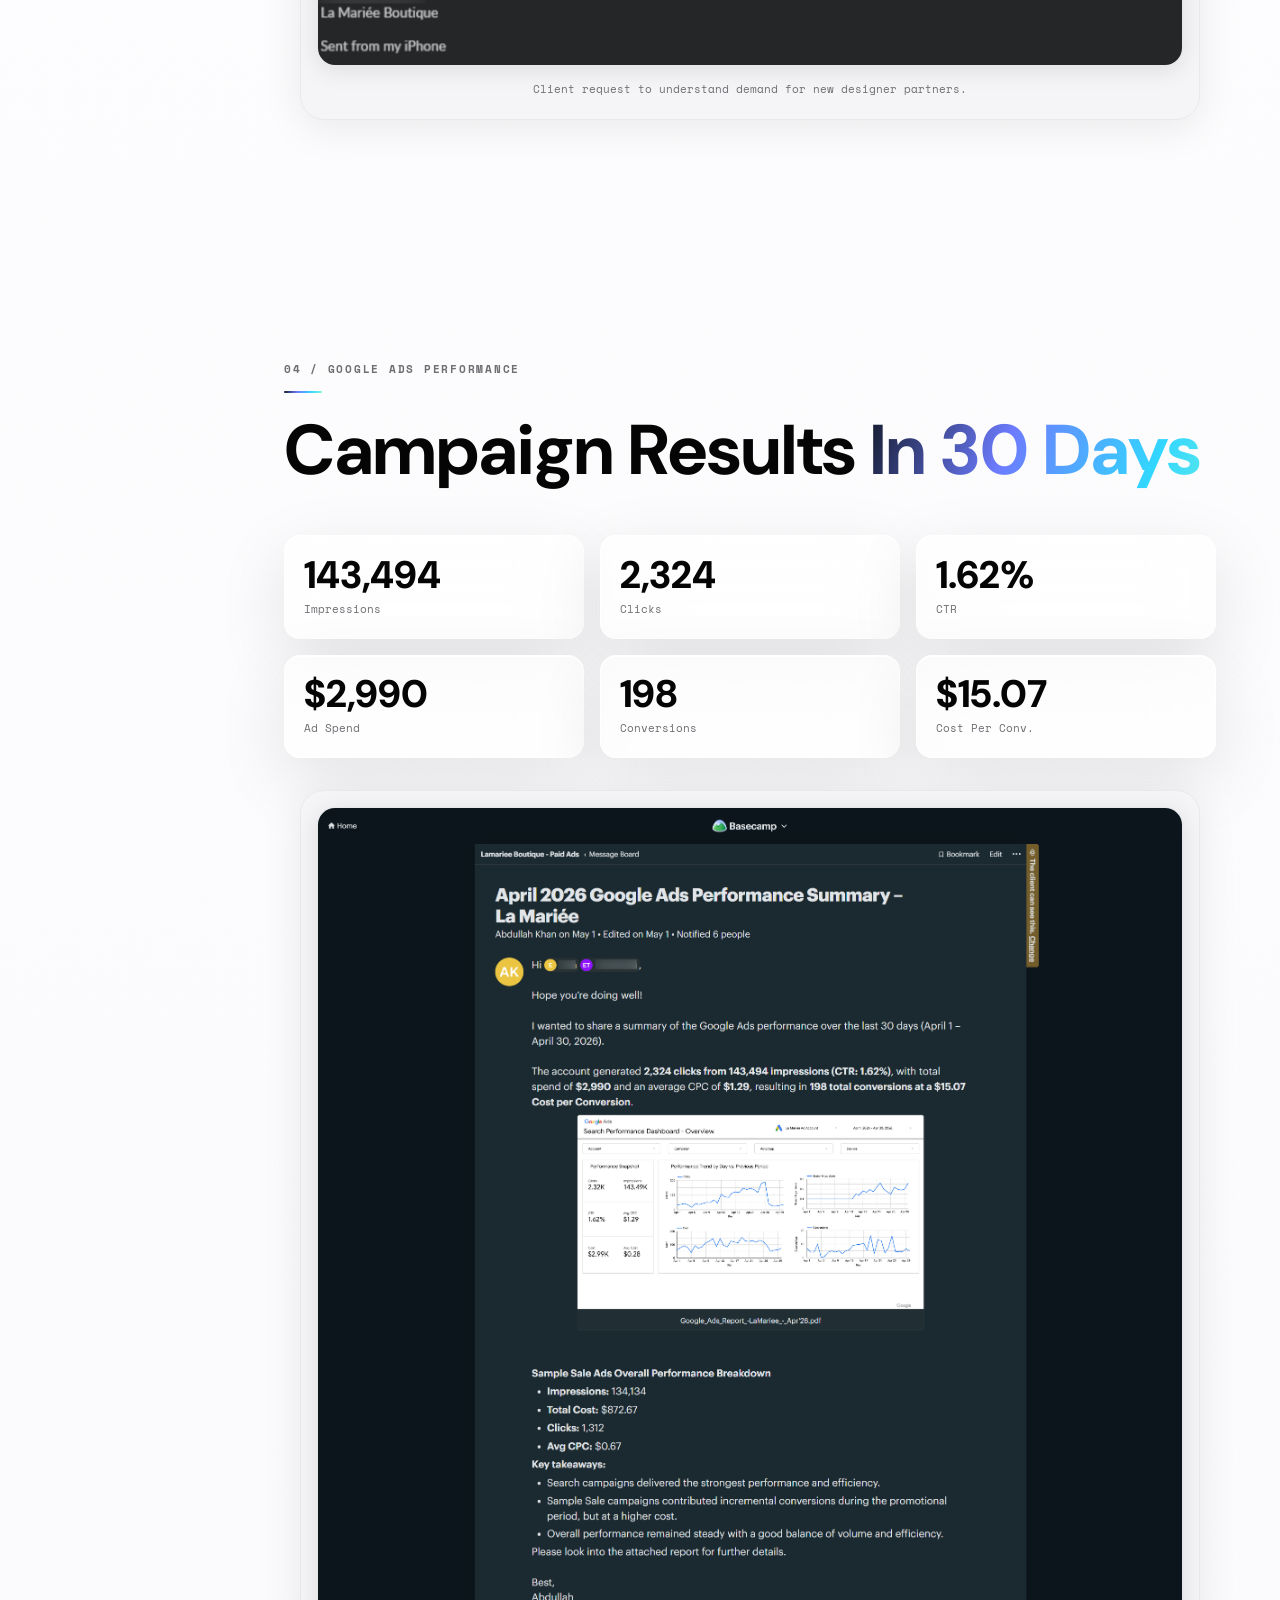
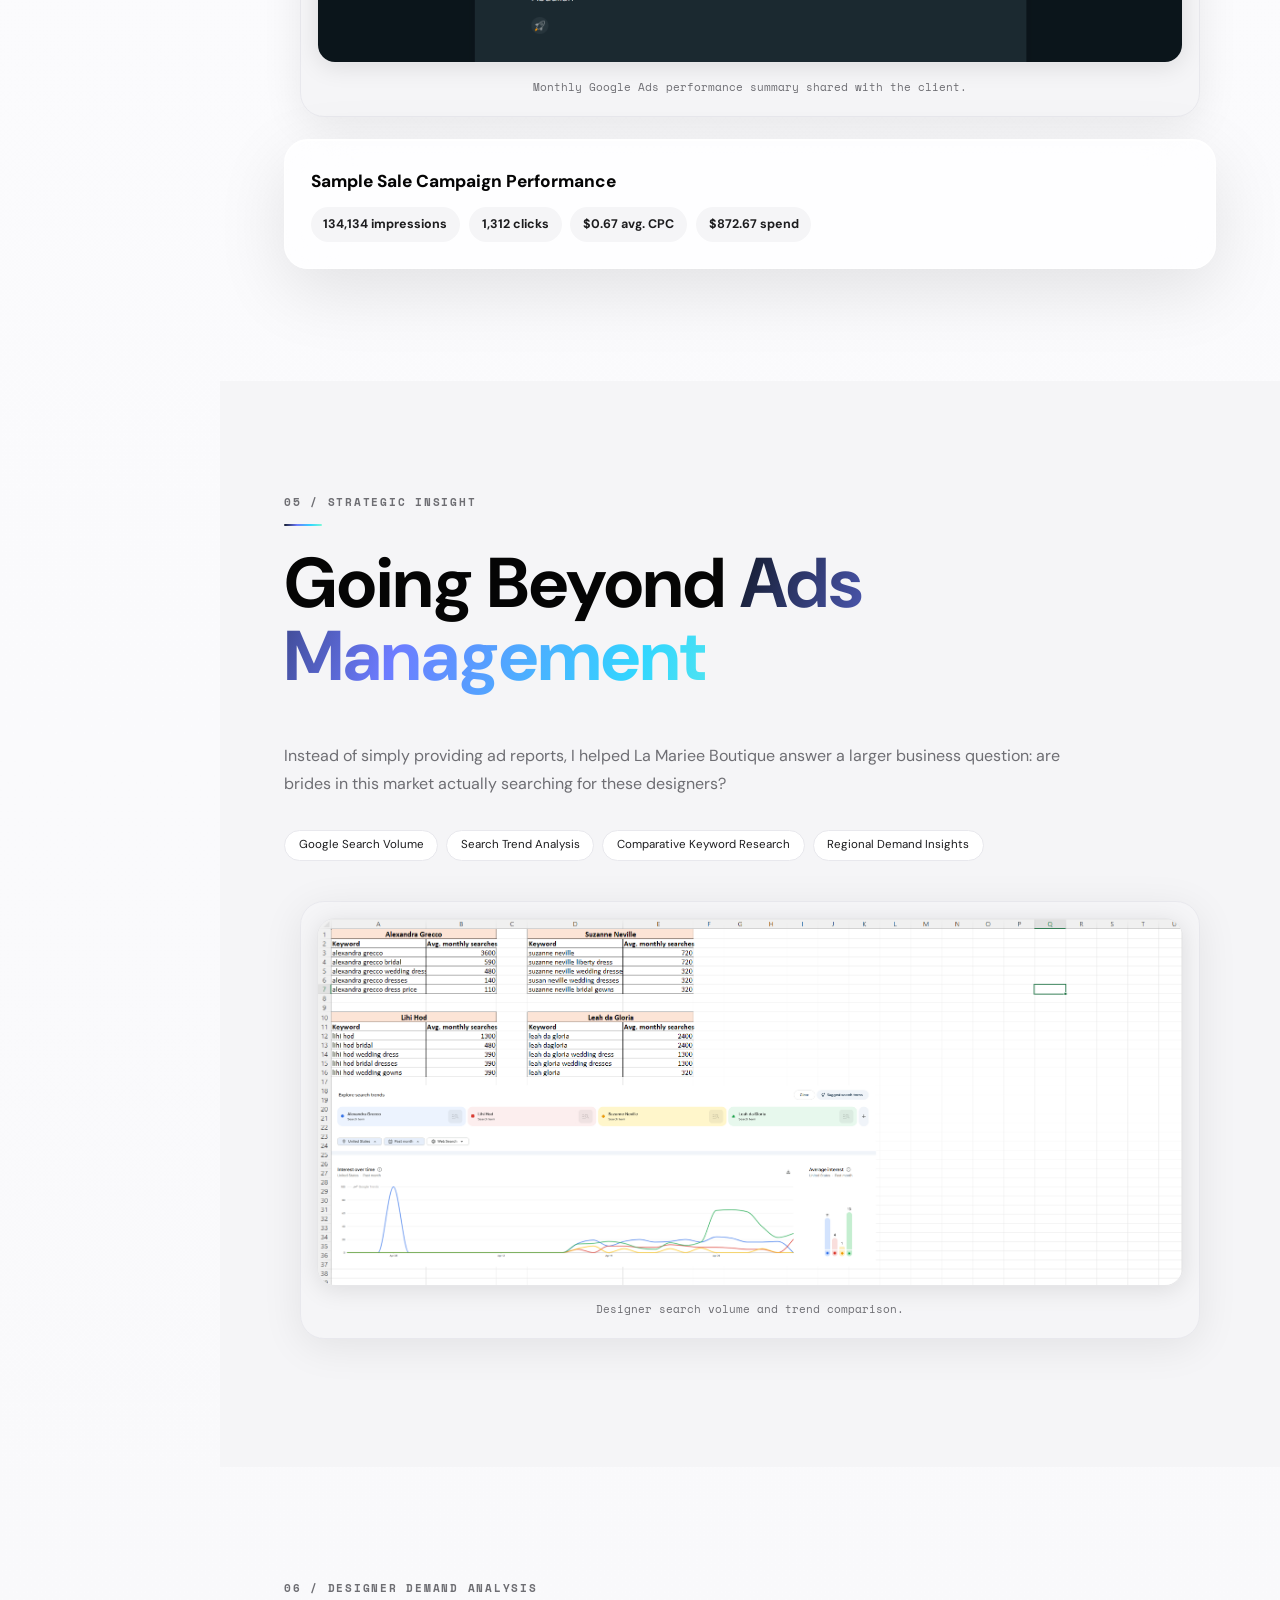
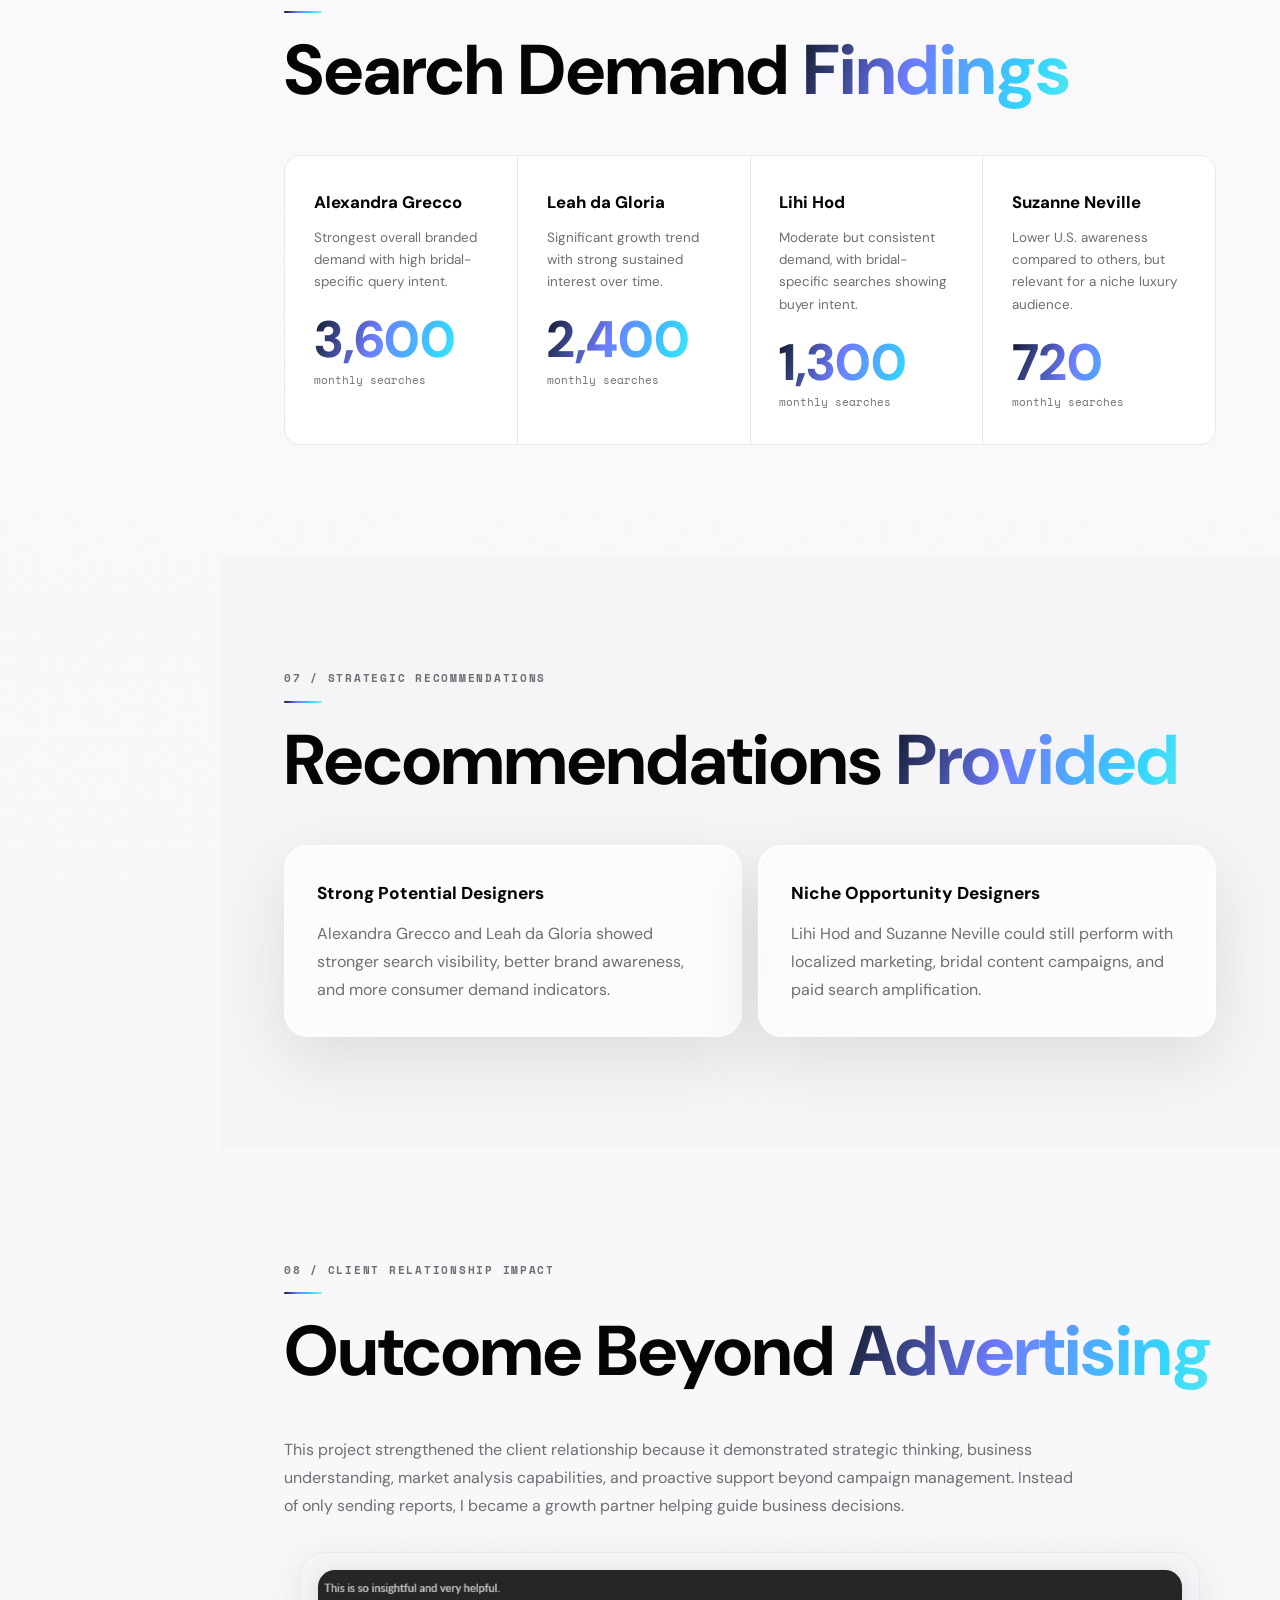
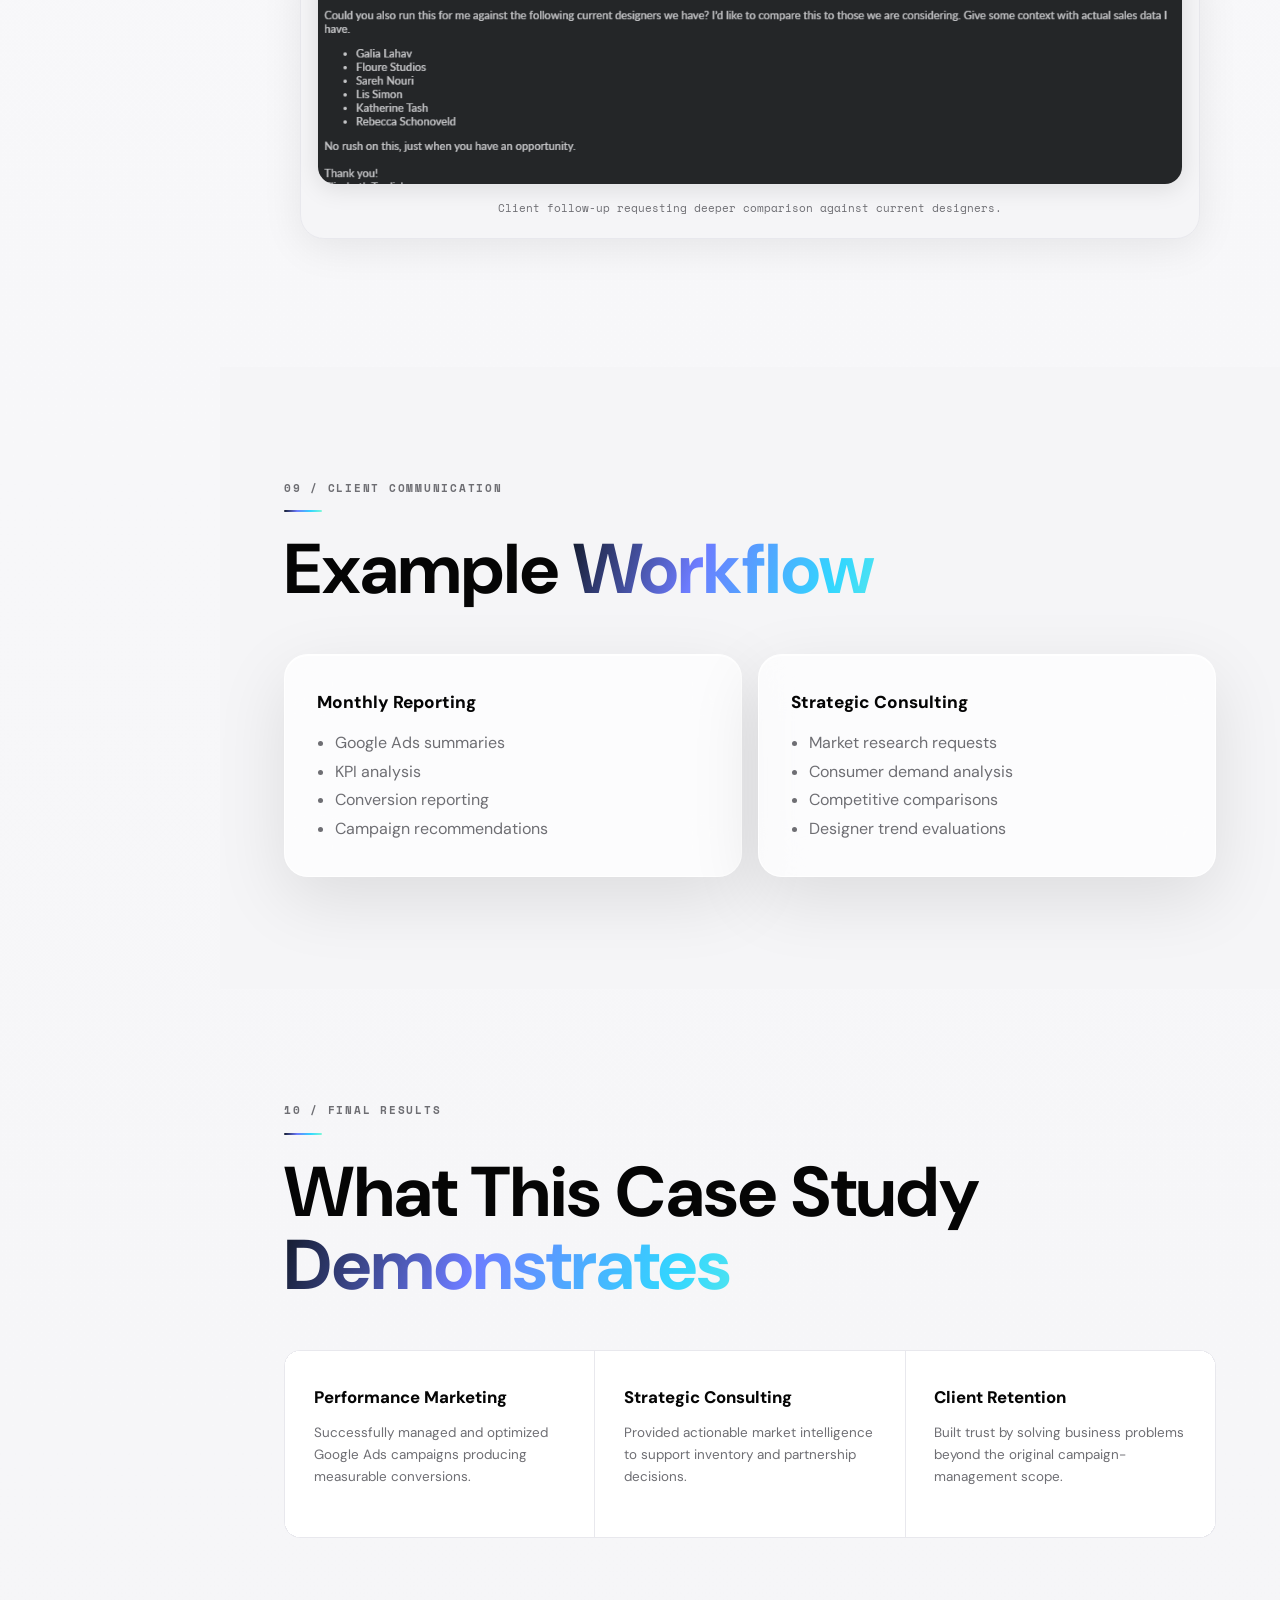
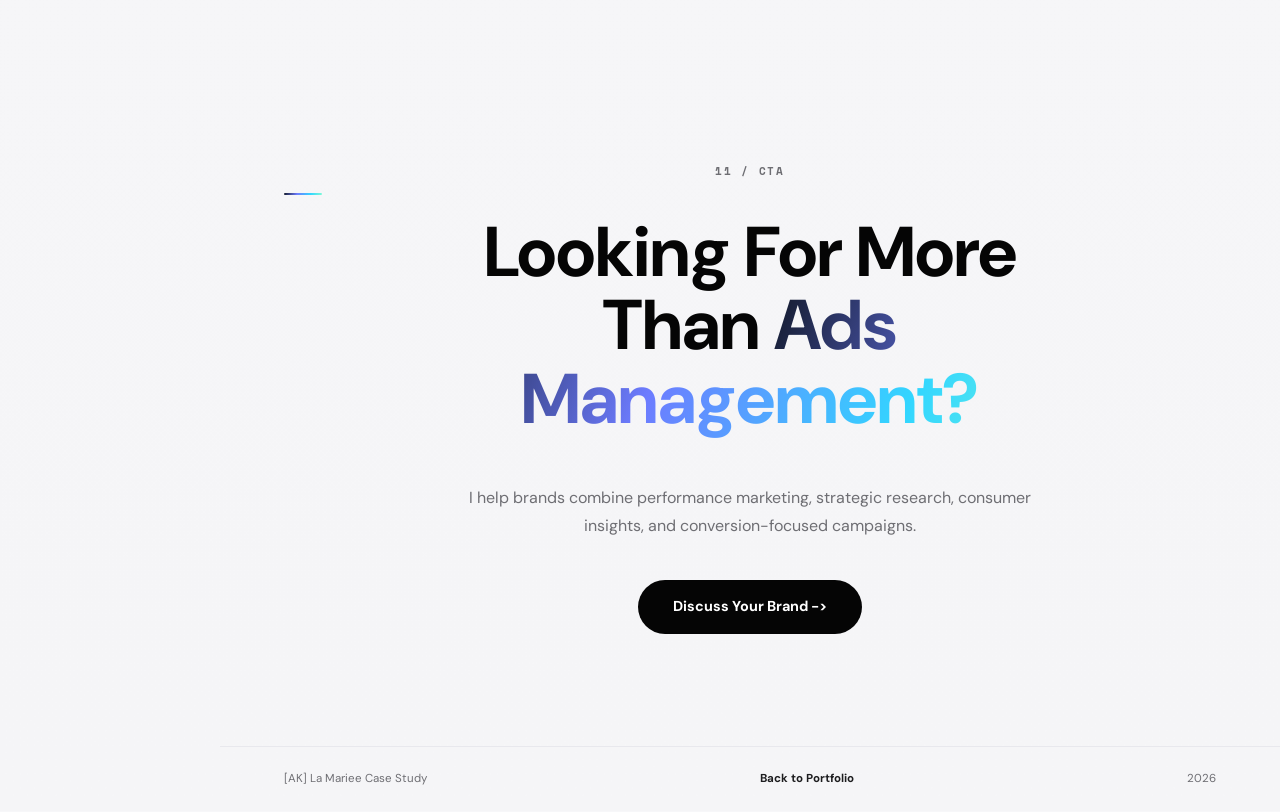
<file: lamariee-case-study.html>
<!DOCTYPE html>
<html lang="en">
<head>
  <meta charset="UTF-8" />
  <meta name="viewport" content="width=device-width, initial-scale=1.0"/>
  <title>La Mariee Boutique Case Study - Abdullah Khan</title>
  <script>
    (() => {
      const savedTheme = localStorage.getItem('theme');
      const prefersDark = window.matchMedia('(prefers-color-scheme: dark)').matches;
      document.documentElement.dataset.theme = savedTheme || (prefersDark ? 'dark' : 'light');
    })();
  </script>
  <link rel="stylesheet" href="style.css" />
  <link rel="preconnect" href="https://fonts.googleapis.com">
  <link href="https://fonts.googleapis.com/css2?family=Space+Mono:ital,wght@0,400;0,700;1,400&family=Bebas+Neue&family=DM+Sans:wght@300;400;500;700;800&display=swap" rel="stylesheet">
</head>
<body class="case-page">

  <div class="cursor" id="cursor"></div>
  <div class="cursor-trail" id="cursorTrail"></div>
  <div class="noise"></div>

  <!-- Mobile Top Bar -->
  <div class="mobile-topbar">
    <a class="nav-logo" href="index.html"><span class="bracket">[</span>Abdullah. K<span class="bracket">]</span></a>
    <div class="mobile-topbar-right">
      <button class="hamburger" id="hamburger" aria-label="Open menu" aria-expanded="false">
        <span></span><span></span><span></span>
      </button>
    </div>
  </div>

  <!-- Mobile Overlay -->
  <div class="mobile-overlay" id="mobileOverlay"></div>

  <!-- Sidebar Navigation -->
  <nav class="sidebar" id="sidebar">
    <div class="sidebar-logo">
      <a href="index.html" style="text-decoration:none;color:inherit;"><span class="bracket">[</span>Abdullah. K<span class="bracket">]</span></a>
    </div>

    <div class="sidebar-section">
      <div class="sidebar-section-label">Case Study</div>
      <ul class="sidebar-links">
        <li><a href="#client"          class="sidebar-link"><span class="sl-icon">02</span><span class="sl-text">The Client</span></a></li>
        <li><a href="#challenge"       class="sidebar-link"><span class="sl-icon">03</span><span class="sl-text">Challenge</span></a></li>
        <li><a href="#performance"     class="sidebar-link"><span class="sl-icon">04</span><span class="sl-text">Results</span></a></li>
        <li><a href="#insight"         class="sidebar-link"><span class="sl-icon">05</span><span class="sl-text">Insight</span></a></li>
        <li><a href="#demand"          class="sidebar-link"><span class="sl-icon">06</span><span class="sl-text">Demand Data</span></a></li>
        <li><a href="#recommendations" class="sidebar-link"><span class="sl-icon">07</span><span class="sl-text">Recommendations</span></a></li>
        <li><a href="#contact"         class="sidebar-link"><span class="sl-icon">11</span><span class="sl-text">Contact</span></a></li>
      </ul>
    </div>

    <div class="sidebar-bottom">
      <a href="index.html" class="sidebar-cta">← Back to Portfolio</a>
      <div class="sidebar-status">
        <span class="status-dot"></span> Case Study
      </div>
      <div class="theme-row">
        <button class="theme-label" id="themeLabelLight" aria-label="Switch to light mode">Light</button>
        <button class="theme-label" id="themeLabelDark"  aria-label="Switch to dark mode">Dark</button>
      </div>
    </div>
  </nav>

  <div class="main-content">
  <main>
    <section class="case-hero" id="top">
      <div class="hero-bg-grid"></div>
      <div class="case-hero-content">
        <div class="hero-tag">// Google Ads &amp; Market Intelligence Case Study</div>
        <h1 class="hero-title">
          <span class="line-reveal">Scaling Bridal Demand</span>
          <span class="line-reveal delay-1"><span class="accent-text">With Search Data.</span></span>
        </h1>
        <p class="hero-sub">How I helped La Mariee Boutique generate <strong>2,324 clicks</strong>, <strong>198 conversions</strong>, and uncover which luxury bridal designers had stronger search demand in the United States and target locations.</p>
        <div class="hero-cta-row">
          <a href="#performance" class="btn-primary">View Results</a>
          <a href="#contact" class="btn-ghost">Discuss Your Brand -></a>
        </div>
      </div>

      <aside class="case-hero-card">
        <div class="glass-shine"></div>
        <div class="case-card-label">Results Snapshot</div>
        <div class="case-metric">
          <span>143,494</span>
          <small>Impressions</small>
        </div>
        <div class="case-metric">
          <span>2,324</span>
          <small>Clicks</small>
        </div>
        <div class="case-metric">
          <span>198</span>
          <small>Conversions</small>
        </div>
        <div class="case-metric">
          <span>$15.07</span>
          <small>Cost Per Conversion</small>
        </div>
      </aside>
    </section>

    <section class="section case-services">
      <div class="section-label">01 / Services Delivered</div>
      <div class="case-pill-grid">
        <span>Google Ads Management</span>
        <span>Conversion Optimization</span>
        <span>Search Demand Research</span>
        <span>Competitive Market Analysis</span>
        <span>Monthly Performance Reporting</span>
      </div>
    </section>

    <section class="about section case-split" id="client">
      <div class="section-label">02 / The Client</div>
      <div class="case-two-col">
        <div>
          <h2 class="section-title">About <span class="accent-text">La Mariee Boutique</span></h2>
          <p>La Mariee Boutique is a luxury bridal boutique specializing in high-end designer wedding gowns. Their goal was to increase qualified bridal leads, drive appointment bookings, improve visibility in their regional market, and understand demand for emerging bridal designers.</p>
          <p>The boutique was already running Google Ads campaigns, but needed clearer reporting, consistent optimization, and strategic insight beyond advertising metrics.</p>
        </div>
        <div class="case-mini-card">
          <div class="client-logo">
            <img src="icons/client-logo.webp" alt="La Mariee Boutique Logo">
          </div>
          <h3>Luxury Bridal Retail</h3>
          <p>Performance marketing paired with market intelligence for designer inventory decisions.</p>
        </div>
      </div>
    </section>

    <section class="section case-evidence" id="challenge">
      <div class="section-label">03 / The Challenge</div>
      <h2 class="section-title">The <span class="accent-text">Problem</span></h2>
      <p class="case-section-intro">While managing the Google Ads campaigns, the client raised a larger business question: were brides in Oklahoma, Arkansas, and Kansas actively searching for the designers they were evaluating? This moved the relationship beyond ad management — it became a strategic growth partnership.</p>
      <div class="case-list-grid" style="margin-bottom:2.5rem;">
        <div>
          <h3>Designers Being Evaluated</h3>
          <ul>
            <li>Alexandra Grecco</li>
            <li>Lihi Hod</li>
            <li>Suzanne Neville</li>
            <li>Leah da Gloria</li>
          </ul>
        </div>
        <div>
          <h3>Existing Designers Compared</h3>
          <ul>
            <li>Galia Lahav</li>
            <li>Floure Studios</li>
            <li>Sareh Nouri</li>
            <li>Lis Simon</li>
            <li>Katherine Tash</li>
            <li>Rebecca Schoneveld</li>
          </ul>
        </div>
      </div>
      <figure class="case-image-full">
        <img src="Case Study - LaMariee Boutique/Problem - Lamariee.png" alt="Client request asking for search demand research for bridal designers">
        <figcaption>Client request to understand demand for new designer partners.</figcaption>
      </figure>
    </section>

    <section class="section" id="performance">
      <div class="section-label">04 / Google Ads Performance</div>
      <h2 class="section-title">Campaign Results <span class="accent-text">In 30 Days</span></h2>
      <div class="case-kpi-row">
        <div class="case-kpi"><span>143,494</span><small>Impressions</small></div>
        <div class="case-kpi"><span>2,324</span><small>Clicks</small></div>
        <div class="case-kpi"><span>1.62%</span><small>CTR</small></div>
        <div class="case-kpi"><span>$2,990</span><small>Ad Spend</small></div>
        <div class="case-kpi"><span>198</span><small>Conversions</small></div>
        <div class="case-kpi"><span>$15.07</span><small>Cost Per Conv.</small></div>
      </div>
      <figure class="case-image-full">
        <img src="Case Study - LaMariee Boutique/Case Study - LaMariee.png" alt="Google Ads performance summary shared with La Mariee Boutique">
        <figcaption>Monthly Google Ads performance summary shared with the client.</figcaption>
      </figure>
      <div class="case-callout">
        <h3>Sample Sale Campaign Performance</h3>
        <div class="case-inline-stats">
          <span>134,134 impressions</span>
          <span>1,312 clicks</span>
          <span>$0.67 avg. CPC</span>
          <span>$872.67 spend</span>
        </div>
      </div>
    </section>

    <section class="about section" id="insight">
      <div class="section-label">05 / Strategic Insight</div>
      <h2 class="section-title">Going Beyond <span class="accent-text">Ads Management</span></h2>
      <p class="case-section-intro">Instead of simply providing ad reports, I helped La Mariee Boutique answer a larger business question: are brides in this market actually searching for these designers?</p>
      <div class="about-chips" style="margin-bottom:2.5rem;">
        <span class="chip">Google Search Volume</span>
        <span class="chip">Search Trend Analysis</span>
        <span class="chip">Comparative Keyword Research</span>
        <span class="chip">Regional Demand Insights</span>
      </div>
      <figure class="case-image-full">
        <img src="Case Study - LaMariee Boutique/Analysis.png" alt="Spreadsheet and Google Trends research comparing bridal designer search demand">
        <figcaption>Designer search volume and trend comparison.</figcaption>
      </figure>
    </section>

    <section class="section" id="demand">
      <div class="section-label">06 / Designer Demand Analysis</div>
      <h2 class="section-title">Search Demand <span class="accent-text">Findings</span></h2>
      <div class="skills-grid case-findings-grid">
        <div class="skill-card visible">
          <h3>Alexandra Grecco</h3>
          <p>Strongest overall branded demand with high bridal-specific query intent.</p>
          <div class="case-demand-number">3,600</div>
          <small>monthly searches</small>
        </div>
        <div class="skill-card visible">
          <h3>Leah da Gloria</h3>
          <p>Significant growth trend with strong sustained interest over time.</p>
          <div class="case-demand-number">2,400</div>
          <small>monthly searches</small>
        </div>
        <div class="skill-card visible">
          <h3>Lihi Hod</h3>
          <p>Moderate but consistent demand, with bridal-specific searches showing buyer intent.</p>
          <div class="case-demand-number">1,300</div>
          <small>monthly searches</small>
        </div>
        <div class="skill-card visible">
          <h3>Suzanne Neville</h3>
          <p>Lower U.S. awareness compared to others, but relevant for a niche luxury audience.</p>
          <div class="case-demand-number">720</div>
          <small>monthly searches</small>
        </div>
      </div>
    </section>

    <section class="about section" id="recommendations">
      <div class="section-label">07 / Strategic Recommendations</div>
      <h2 class="section-title">Recommendations <span class="accent-text">Provided</span></h2>
      <div class="case-recommend-grid">
        <div class="case-mini-card">
          <h3>Strong Potential Designers</h3>
          <p>Alexandra Grecco and Leah da Gloria showed stronger search visibility, better brand awareness, and more consumer demand indicators.</p>
        </div>
        <div class="case-mini-card">
          <h3>Niche Opportunity Designers</h3>
          <p>Lihi Hod and Suzanne Neville could still perform with localized marketing, bridal content campaigns, and paid search amplification.</p>
        </div>
      </div>
    </section>

    <section class="section" id="impact">
      <div class="section-label">08 / Client Relationship Impact</div>
      <h2 class="section-title">Outcome Beyond <span class="accent-text">Advertising</span></h2>
      <p class="case-section-intro">This project strengthened the client relationship because it demonstrated strategic thinking, business understanding, market analysis capabilities, and proactive support beyond campaign management. Instead of only sending reports, I became a growth partner helping guide business decisions.</p>
      <figure class="case-image-full">
        <img src="Case Study - LaMariee Boutique/after solution reply.png" alt="Client follow-up message asking for additional designer comparison research">
        <figcaption>Client follow-up requesting deeper comparison against current designers.</figcaption>
      </figure>
    </section>

    <section class="about section" id="communication">
      <div class="section-label">09 / Client Communication</div>
      <h2 class="section-title">Example <span class="accent-text">Workflow</span></h2>
      <div class="case-recommend-grid">
        <div class="case-mini-card">
          <h3>Monthly Reporting</h3>
          <ul>
            <li>Google Ads summaries</li>
            <li>KPI analysis</li>
            <li>Conversion reporting</li>
            <li>Campaign recommendations</li>
          </ul>
        </div>
        <div class="case-mini-card">
          <h3>Strategic Consulting</h3>
          <ul>
            <li>Market research requests</li>
            <li>Consumer demand analysis</li>
            <li>Competitive comparisons</li>
            <li>Designer trend evaluations</li>
          </ul>
        </div>
      </div>
    </section>

    <section class="section" id="final-results">
      <div class="section-label">10 / Final Results</div>
      <h2 class="section-title">What This Case Study <span class="accent-text">Demonstrates</span></h2>
      <div class="skills-grid case-final-grid">
        <div class="skill-card visible">
          <h3>Performance Marketing</h3>
          <p>Successfully managed and optimized Google Ads campaigns producing measurable conversions.</p>
        </div>
        <div class="skill-card visible">
          <h3>Strategic Consulting</h3>
          <p>Provided actionable market intelligence to support inventory and partnership decisions.</p>
        </div>
        <div class="skill-card visible">
          <h3>Client Retention</h3>
          <p>Built trust by solving business problems beyond the original campaign-management scope.</p>
        </div>
      </div>
    </section>

    <section class="contact-section section" id="contact">
      <div class="section-label">11 / CTA</div>
      <div class="contact-inner visible">
        <h2 class="section-title">Looking For More Than <span class="accent-text">Ads Management?</span></h2>
        <p class="contact-sub">I help brands combine performance marketing, strategic research, consumer insights, and conversion-focused campaigns.</p>
        <a href="mailto:abn.work12@gmail.com" class="btn-primary large">Discuss Your Brand -></a>
      </div>
    </section>
  </main>
  </div><!-- /.main-content -->

  <footer class="footer">
    <div class="footer-left"><span class="bracket">[</span>AK<span class="bracket">]</span> La Mariee Case Study</div>
    <div class="footer-center"><a href="index.html">Back to Portfolio</a></div>
    <div class="footer-right">2026</div>
  </footer>

  <script>
    // ── Theme toggle ──
    function setTheme(theme) {
      document.documentElement.dataset.theme = theme;
      localStorage.setItem('theme', theme);
    }
    setTheme(document.documentElement.dataset.theme || 'light');
    document.getElementById('themeLabelLight').addEventListener('click', () => setTheme('light'));
    document.getElementById('themeLabelDark').addEventListener('click',  () => setTheme('dark'));

    // ── Hamburger / Mobile Sidebar ──
    const hamburger = document.getElementById('hamburger');
    const sidebar   = document.getElementById('sidebar');
    const overlay   = document.getElementById('mobileOverlay');

    function openMenu() {
      sidebar.classList.add('open');
      overlay.classList.add('show');
      hamburger.classList.add('active');
      hamburger.setAttribute('aria-expanded', 'true');
      document.body.style.overflow = 'hidden';
    }
    function closeMenu() {
      sidebar.classList.remove('open');
      overlay.classList.remove('show');
      hamburger.classList.remove('active');
      hamburger.setAttribute('aria-expanded', 'false');
      document.body.style.overflow = '';
    }
    hamburger.addEventListener('click', () => sidebar.classList.contains('open') ? closeMenu() : openMenu());
    overlay.addEventListener('click', closeMenu);
    sidebar.querySelectorAll('.sidebar-link, .sidebar-cta').forEach(link => {
      link.addEventListener('click', () => { if (window.innerWidth < 900) closeMenu(); });
    });

    // ── Custom cursor ──
    const cursor = document.getElementById('cursor');
    const trail = document.getElementById('cursorTrail');
    document.addEventListener('mousemove', e => {
      cursor.style.left = e.clientX + 'px';
      cursor.style.top = e.clientY + 'px';
      setTimeout(() => {
        trail.style.left = e.clientX + 'px';
        trail.style.top = e.clientY + 'px';
      }, 80);
    });

    document.querySelectorAll('a, button, .skill-card, .case-mini-card, .case-image-card').forEach(el => {
      el.addEventListener('mouseenter', () => cursor.classList.add('cursor-hover'));
      el.addEventListener('mouseleave', () => cursor.classList.remove('cursor-hover'));
    });

    // ── Scroll reveal ──
    const revealObs = new IntersectionObserver(entries => {
      entries.forEach(e => {
        if (e.isIntersecting) { e.target.classList.add('visible'); revealObs.unobserve(e.target); }
      });
    }, { threshold: 0.1 });
    document.querySelectorAll('.case-image-card, .case-image-full, .case-mini-card, .case-kpi, .case-callout, .skill-card').forEach(el => revealObs.observe(el));

    // ── Active link on scroll ──
    window.addEventListener('scroll', () => {
      let current = '';
      document.querySelectorAll('section[id]').forEach(s => {
        if (window.scrollY >= s.offsetTop - 120) current = s.id;
      });
      document.querySelectorAll('.sidebar-link').forEach(a => {
        a.classList.toggle('active', a.getAttribute('href') === '#' + current);
      });
    });
  </script>
</body>
</html>
</file>
<file: style.css>
/* ============================================================
   ABDULLAH KHAN — Portfolio
   ============================================================ */

*, *::before, *::after { box-sizing: border-box; margin: 0; padding: 0; }

:root {
  --white:      #ffffff;
  --off-white:  #f5f5f7;
  --smoke:      #e8e8ed;
  --mid:        #6e6e73;
  --dark:       #1d1d1f;
  --black:      #050505;

  /* Iridescent gradient — shifts on mouse */
  --ir-pos: 40%;
  --iridescent: linear-gradient(
    112deg,
    #111827 0%,
    #6d7cff 16%,
    #32d6ff 32%,
    #8bffd1 48%,
    #fff2a8 62%,
    #ff8bd8 78%,
    #7c8cff 100%
  );

  --font-display: 'DM Sans', -apple-system, BlinkMacSystemFont, 'SF Pro Display', 'Segoe UI', sans-serif;
  --font-body:    'DM Sans', -apple-system, BlinkMacSystemFont, 'SF Pro Text', 'Segoe UI', sans-serif;
  --font-mono:    'Space Mono', 'SF Mono', Consolas, monospace;

  --radius-sm: 10px;
  --radius:    16px;
  --radius-lg: 24px;
  --ease:      cubic-bezier(0.4, 0, 0.2, 1);
  --t:         0.3s var(--ease);
}

html { scroll-behavior: smooth; }

body {
  background:
    radial-gradient(circle at 16% 8%, rgba(130, 143, 255, 0.12), transparent 26rem),
    radial-gradient(circle at 92% 18%, rgba(86, 220, 255, 0.12), transparent 24rem),
    linear-gradient(180deg, #ffffff 0%, #fbfbfd 44%, #f5f5f7 100%);
  color: var(--dark);
  font-family: var(--font-body);
  font-size: 16px;
  line-height: 1.75;
  overflow-x: hidden;
  cursor: none;
  -webkit-font-smoothing: antialiased;
}

/* ── Custom Cursor ── */
.cursor {
  position: fixed;
  z-index: 9999;
  pointer-events: none;
  width: 10px;
  height: 10px;
  border-radius: 50%;
  background: #ffffff;
  transform: translate(-50%, -50%);
  transition: width 0.2s, height 0.2s, background 0.2s, opacity 0.2s;
  mix-blend-mode: difference;
}
.cursor-trail {
  position: fixed; z-index: 9998; pointer-events: none;
  width: 32px; height: 32px; border-radius: 50%;
  border: 1.5px solid rgba(0,0,0,0.18);
  transform: translate(-50%, -50%);
  transition: left 0.1s ease, top 0.1s ease;
}
.cursor.hover,
.cursor.cursor-hover {
  width: 22px;
  height: 22px;
  background: var(--dark);
  opacity: 0.6;
}

/* ── Sidebar Navigation ── */
.sidebar {
  position: fixed;
  top: 0; left: 0; bottom: 0;
  width: 220px;
  z-index: 200;
  display: flex;
  flex-direction: column;
  padding: 2rem 1.4rem;
  background: rgba(251,251,253,0.82);
  backdrop-filter: blur(28px) saturate(200%);
  -webkit-backdrop-filter: blur(28px) saturate(200%);
  border-right: 1px solid rgba(0,0,0,0.06);
  box-shadow: 1px 0 0 rgba(255,255,255,0.7) inset;
  transition: transform 0.35s cubic-bezier(0.4,0,0.2,1);
}

.sidebar-logo {
  font-family: var(--font-display);
  font-size: 0.95rem;
  font-weight: 700;
  color: var(--black);
  margin-bottom: 2.5rem;
  padding-bottom: 1.4rem;
  border-bottom: 1px solid var(--smoke);
}

.sidebar-section { flex: 1; }

.sidebar-section-label {
  font-family: var(--font-mono);
  font-size: 0.6rem;
  font-weight: 700;
  letter-spacing: 0.18em;
  text-transform: uppercase;
  color: var(--mid);
  margin-bottom: 0.8rem;
}

.sidebar-links {
  list-style: none;
  display: flex;
  flex-direction: column;
  gap: 0.18rem;
}

.sidebar-link {
  display: flex;
  align-items: center;
  gap: 0.75rem;
  padding: 0.6rem 0.85rem;
  border-radius: var(--radius-sm);
  text-decoration: none;
  color: var(--mid);
  font-size: 0.82rem;
  font-weight: 500;
  transition:
    background var(--t),
    color var(--t),
    transform 0.2s var(--ease),
    box-shadow 0.2s var(--ease);
  position: relative;
  overflow: hidden;
}

/* Iridescent left-bar on hover/active */
.sidebar-link::before {
  content: '';
  position: absolute;
  left: 0; top: 20%; bottom: 20%;
  width: 2.5px;
  border-radius: 100px;
  background: var(--iridescent);
  background-size: 200% 100%;
  animation: shiftIr 3s linear infinite;
  opacity: 0;
  transition: opacity 0.25s, top 0.25s, bottom 0.25s;
}

.sidebar-link:hover::before,
.sidebar-link.active::before {
  opacity: 1;
  top: 12%;
  bottom: 12%;
}

.sidebar-link:hover {
  background: rgba(0,0,0,0.04);
  color: var(--black);
  transform: translateX(3px);
}

.sidebar-link.active {
  background: rgba(0,0,0,0.05);
  color: var(--black);
  font-weight: 600;
}

.sl-icon {
  font-family: var(--font-mono);
  font-size: 0.6rem;
  color: var(--mid); /* <-- Changed to --mid for better contrast */
  min-width: 18px;
  transition: color var(--t);
}

.sidebar-link:hover .sl-icon,
.sidebar-link.active .sl-icon {
  background: var(--iridescent);
  background-size: 200%;
  -webkit-background-clip: text;
  -webkit-text-fill-color: transparent;
  background-clip: text;
  animation: shiftIr 3s linear infinite;
}

.sl-text { flex: 1; }

/* ── Sidebar Bottom ── */
.sidebar-bottom {
  border-top: 1px solid var(--smoke);
  padding-top: 1.4rem;
  display: flex;
  flex-direction: column;
  gap: 0.85rem;
  align-items: stretch;
}

.sidebar-cta {
  display: inline-block;
  padding: 0.55rem 1.1rem;
  background: var(--black);
  color: var(--white);
  font-size: 0.74rem;
  font-weight: 700;
  text-decoration: none;
  border-radius: 100px;
  text-align: center;
  transition: background var(--t), transform 0.2s, box-shadow 0.2s;
}
.sidebar-cta:hover {
  background: #1d1d1f;
  transform: translateY(-1px);
  box-shadow: 0 6px 20px rgba(0,0,0,0.15);
}

/* ── Theme Switcher: text buttons only ── */
.theme-row {
  display: flex;
  align-items: center;
  gap: 0;
  background: var(--off-white);
  border: 1px solid var(--smoke);
  border-radius: var(--radius-sm);
  overflow: hidden;
}

.theme-label {
  flex: 1;
  padding: 0.45rem 0;
  text-align: center;
  font-family: var(--font-mono);
  font-size: 0.65rem;
  font-weight: 700;
  letter-spacing: 0.08em;
  text-transform: uppercase;
  color: var(--mid);
  background: none;
  border: none;
  cursor: pointer;
  transition: color var(--t), background var(--t);
  border-radius: 0;
}

.theme-label:first-child {
  border-right: 1px solid var(--smoke);
}

.theme-label:hover {
  color: var(--black);
  background: var(--smoke);
}

/* Active state: whichever matches current theme gets highlighted */
[data-theme="light"] #themeLabelLight,
[data-theme="dark"]  #themeLabelDark {
  color: var(--black);
  background: var(--white);
  box-shadow: inset 0 0 0 1.5px rgba(0,0,0,0.1);
}

/* Dark mode overrides */
[data-theme="dark"] .theme-row {
  background: rgba(255,255,255,0.06);
  border-color: rgba(255,255,255,0.1);
}
[data-theme="dark"] .theme-label {
  color: rgba(255,255,255,0.4);
}
[data-theme="dark"] .theme-label:first-child {
  border-right-color: rgba(255,255,255,0.1);
}
[data-theme="dark"] .theme-label:hover {
  color: rgba(255,255,255,0.9);
  background: rgba(255,255,255,0.08);
}
[data-theme="dark"] #themeLabelDark {
  color: rgba(255,255,255,0.92);
  background: rgba(255,255,255,0.1);
  box-shadow: inset 0 0 0 1.5px rgba(255,255,255,0.15);
}

/* ── Sidebar Status ── */
.sidebar-status {
  font-size: 0.72rem;
  color: var(--mid);
  display: flex;
  align-items: center;
  gap: 0.45rem;
  padding: 0 0.85rem;
}

/* ── Main Content Offset ── */
.main-content {
  margin-left: 220px;
  transition: margin-left 0.35s cubic-bezier(0.4,0,0.2,1);
}
.footer {
  margin-left: 220px;
  transition: margin-left 0.35s cubic-bezier(0.4,0,0.2,1);
}

/* ── Mobile Top Bar ── */
.mobile-topbar {
  display: none;
  position: fixed;
  top: 0; left: 0; right: 0;
  z-index: 300;
  height: 52px;
  padding: 0 1.2rem;
  align-items: center;
  justify-content: space-between;
  background: rgba(251,251,253,0.82);
  backdrop-filter: blur(26px) saturate(190%);
  -webkit-backdrop-filter: blur(26px) saturate(190%);
  border-bottom: 1px solid rgba(0,0,0,0.06);
}
.mobile-topbar .nav-logo {
  font-family: var(--font-display);
  font-size: 0.9rem;
  font-weight: 700;
  color: var(--black);
}
.mobile-topbar-right {
  display: flex;
  align-items: center;
  gap: 0.8rem;
}

/* ── Hamburger Button ── */
.hamburger {
  width: 36px; height: 36px;
  display: flex; flex-direction: column;
  justify-content: center; align-items: center;
  gap: 5px;
  background: none; border: none;
  cursor: pointer; padding: 4px;
  border-radius: 8px;
  transition: background var(--t);
}
.hamburger:hover { background: var(--off-white); }
.hamburger span {
  display: block;
  width: 20px; height: 1.5px;
  background: var(--dark);
  border-radius: 2px;
  transition: transform 0.3s var(--ease), opacity 0.3s, width 0.3s;
  transform-origin: center;
}
.hamburger.active span:nth-child(1) { transform: translateY(6.5px) rotate(45deg); }
.hamburger.active span:nth-child(2) { opacity: 0; width: 0; }
.hamburger.active span:nth-child(3) { transform: translateY(-6.5px) rotate(-45deg); }

/* ── Mobile Overlay ── */
.mobile-overlay {
  display: none;
  position: fixed;
  inset: 0;
  z-index: 150;
  background: rgba(0,0,0,0.3);
  backdrop-filter: blur(2px);
  opacity: 0;
  transition: opacity 0.3s;
}
.mobile-overlay.show { opacity: 1; }

/* ── Status dot (also used in sidebar) ── */
  position: relative;
  width: 44px;
  height: 26px;
  border: 1px solid var(--smoke);
  border-radius: 999px;
  background: var(--off-white);
  cursor: none;
  transition: background var(--t), border-color var(--t), box-shadow var(--t);
}

.theme-toggle:hover {
  box-shadow: 0 4px 14px rgba(0,0,0,0.08);
}

.theme-toggle-icon {
  position: absolute;
  top: 50%;
  left: 4px;
  width: 18px;
  height: 18px;
  border-radius: 50%;
  background:
    radial-gradient(circle at 34% 34%, #ffffff 0 22%, transparent 23%),
    linear-gradient(135deg, #111827, #38bdf8 46%, #f8d87b);
  box-shadow: 0 2px 8px rgba(0,0,0,0.18);
  transform: translateY(-50%);
  transition: transform var(--t), background var(--t);
}

[data-theme="dark"] .theme-toggle-icon {
  transform: translate(18px, -50%);
  background:
    radial-gradient(circle at 34% 34%, #f8fafc 0 18%, transparent 19%),
    linear-gradient(135deg, #8bffd1, #7c8cff 52%, #ff8bd8);
}

.nav-status {
  font-size: 0.72rem; color: var(--mid);
  display: flex; align-items: center; gap: 0.45rem;
}
.status-dot {
  width: 7px; height: 7px; border-radius: 50%;
  background: #34c759;
  box-shadow: 0 0 0 2px rgba(52,199,89,0.25);
  animation: pulse-green 2.4s infinite;
}
@keyframes pulse-green {
  0%, 100% { box-shadow: 0 0 0 2px rgba(52,199,89,0.25); }
  50%       { box-shadow: 0 0 0 5px rgba(52,199,89,0); }
}

/* ── Sections ── */
.section {
  padding: 7rem max(5vw, calc((100% - 1100px) / 2));
  max-width: 100%;
  margin: 0;
  scroll-margin-top: 20px;
}
.section-eyebrow {
  font-family: var(--font-mono); font-size: 0.7rem;
  color: var(--mid); letter-spacing: 0.18em;
  text-transform: uppercase; margin-bottom: 1.4rem;
}
.section-title {
  font-family: var(--font-display);
  font-size: clamp(2.6rem, 5.5vw, 4.8rem);
  font-weight: 700; line-height: 1.04;
  color: var(--black); letter-spacing: 0;
  margin-bottom: 3rem;
}
.section-title em { font-style: italic; font-weight: 700; }

/* ── Iridescent Text ── */
.iridescent-text,
.accent-text {
  background: var(--iridescent);
  background-size: 280% 100%;
  -webkit-background-clip: text;
  -webkit-text-fill-color: transparent;
  background-clip: text;
  color: transparent;
  animation: shiftIr 8s ease-in-out infinite alternate;
}

.hero-title .line-reveal {
  background: var(--iridescent);
  background-size: 280% 100%;
  -webkit-background-clip: text;
  -webkit-text-fill-color: transparent;
  background-clip: text;
  color: transparent;
  animation:
    slideUp 0.8s var(--ease) forwards,
    shiftIr 8s ease-in-out infinite alternate;
}

.hero-title .delay-1 {
  animation-delay: 0.2s, 0s;
}

.accent-text2 {
  color: #0071e3;
  font-weight: 650;
}

/* ── Hero ── */
.hero {
  min-height: 100vh;
  display: flex; align-items: center; justify-content: space-between;
  gap: 4rem; 
  padding: 4rem max(5vw, calc((100% - 1100px) / 2)); /* Updated */
  max-width: 100%; /* Updated */
  margin: 0; /* Updated */
  position: relative;
}
.hero-content { flex: 1; }
.hero-tag {
  font-family: var(--font-mono); font-size: 0.72rem;
  color: var(--mid); letter-spacing: 0.1em; text-transform: uppercase;
  margin-bottom: 1.4rem;
  opacity: 0; animation: fadeUp 0.7s 0.1s forwards;
}
.hero-title {
  font-family: var(--font-display);
  font-size: clamp(4rem, 9vw, 8rem);
  font-weight: 800; line-height: 0.92;
  color: var(--black); letter-spacing: 0;
  margin-bottom: 1.8rem;
  text-wrap: balance;
  filter: drop-shadow(0 18px 34px rgba(0,0,0,0.08));
}
.line-reveal {
  display: block;
  opacity: 0; transform: translateY(28px);
  animation: slideUp 0.8s var(--ease) forwards;
}
.delay-1 { animation-delay: 0.2s; }
.hero-sub {
  max-width: 540px; color: var(--mid); font-size: 1.05rem;
  margin-bottom: 2.2rem; font-weight: 400;
  opacity: 0; animation: fadeUp 0.7s 0.4s forwards;
}
.hero-sub strong { color: var(--dark); font-weight: 700; }
.hero-cta-row {
  display: flex; gap: 1rem; align-items: center; margin-bottom: 3.5rem;
  opacity: 0; animation: fadeUp 0.7s 0.55s forwards;
}
.btn-primary {
  display: inline-block; padding: 0.72rem 1.8rem;
  background: var(--black); color: var(--white);
  font-size: 0.82rem; font-weight: 700; letter-spacing: 0;
  text-decoration: none; border-radius: 100px;
  transition: background var(--t), transform 0.2s, box-shadow 0.2s;
}
.btn-primary:hover {
  background: #1d1d1f;
  transform: translateY(-1px);
  box-shadow: 0 6px 20px rgba(0,0,0,0.15);
}
.btn-primary.large { padding: 0.9rem 2.2rem; font-size: 0.9rem; }
.btn-ghost {
  font-size: 0.82rem; color: var(--dark); text-decoration: none;
  font-weight: 700; transition: color var(--t);
}
.btn-ghost:hover { color: var(--black); }

.hero-stats {
  display: flex; gap: 2.5rem; align-items: center;
  opacity: 0; animation: fadeUp 0.7s 0.7s forwards;
}
.stat { }
.stat-num {
  font-family: var(--font-display); font-size: 3.2rem;
  font-weight: 800; line-height: 1; color: var(--black);
  letter-spacing: 0;
}
.stat-plus { font-family: var(--font-display); font-size: 2rem; color: var(--mid); }
.stat-label { font-size: 0.72rem; color: var(--mid); letter-spacing: 0.04em; margin-top: 0.1rem; }
.stat-divider { width: 1px; height: 44px; background: var(--smoke); }

/* ── Hero Glass Card ── */
.hero-card-wrap {
  flex-shrink: 0; width: 300px;
  opacity: 0; animation: fadeUp 0.9s 0.35s forwards;
}
.hero-glass-card {
  position: relative; overflow: hidden;
  background: rgba(255,255,255,0.6);
  border: 1px solid rgba(255,255,255,0.8);
  border-radius: var(--radius-lg);
  padding: 2rem;
  backdrop-filter: blur(24px) saturate(180%);
  -webkit-backdrop-filter: blur(24px) saturate(180%);
  box-shadow:
    0 1px 0 rgba(255,255,255,0.9) inset,
    0 20px 60px rgba(0,0,0,0.08),
    0 4px 16px rgba(0,0,0,0.05);
  transition: transform 0.4s var(--ease), box-shadow 0.4s var(--ease);
}
.hero-glass-card:hover {
  transform: translateY(-4px);
  box-shadow: 0 1px 0 rgba(255,255,255,0.9) inset, 0 28px 70px rgba(0,0,0,0.12), 0 6px 20px rgba(0,0,0,0.07);
}
/* Iridescent shimmer on card top edge */
.glass-shine {
  position: absolute; top: 0; left: 0; right: 0; height: 3px;
  background: var(--iridescent);
  background-size: 200% 100%;
  animation: shiftIr 4s linear infinite;
  border-radius: var(--radius-lg) var(--radius-lg) 0 0;
}
@keyframes shiftIr {
  0%   { background-position: 0% 0%; }
  100% { background-position: 200% 0%; }
}
.hc-initials {
  width: 64px; height: 64px; border-radius: 50%;
  background: var(--off-white); border: 1px solid var(--smoke);
  font-family: var(--font-display); font-size: 1.6rem; font-weight: 300;
  display: flex; align-items: center; justify-content: center;
  color: var(--dark); margin-bottom: 1rem;
}
.hc-name { font-size: 1.05rem; font-weight: 500; color: var(--black); margin-bottom: 0.2rem; }
.hc-role { font-size: 0.78rem; color: var(--mid); line-height: 1.4; margin-bottom: 0.2rem; }
.hc-company { font-family: var(--font-mono); font-size: 0.68rem; color: var(--mid); margin-bottom: 1.2rem; }
.hc-divider { height: 1px; background: var(--smoke); margin-bottom: 1rem; }
.hc-row { display: flex; justify-content: space-between; align-items: center; margin-bottom: 0.55rem; }
.hc-label { font-size: 0.72rem; color: var(--mid); }
.hc-val { font-family: var(--font-mono); font-size: 0.7rem; color: var(--dark); }
.hc-val.open {
  background: var(--iridescent); background-size: 200%;
  -webkit-background-clip: text; -webkit-text-fill-color: transparent; background-clip: text;
  font-weight: 500;
  animation: shiftIr 4s linear infinite;
}

/* ── About ── */
.about { background: var(--off-white); }
.about-grid {
  max-width: 1100px; margin: 0 auto;
  display: grid; grid-template-columns: 1.35fr 0.8fr; gap: 4rem; align-items: start;
}
.about-left, .about-right, .about-text, .about-card {
  opacity: 0; transform: translateY(24px);
}
.about-left.visible,
.about-right.visible,
.about-text.visible,
.about-card.visible,
.about-grid.visible .about-text,
.about-grid.visible .about-card {
  opacity: 1;
  transform: translateY(0);
  transition: opacity 0.7s, transform 0.7s;
}
.about-right { transition-delay: 0.15s !important; }
.about-right p, .about-text p { color: var(--mid); margin-bottom: 1.2rem; font-weight: 400; }
.about-right strong, .about-text strong { color: var(--dark); font-weight: 700; }
.about-chips { display: flex; flex-wrap: wrap; gap: 0.5rem; margin-top: 1.8rem; }
.chip {
  font-size: 0.72rem; color: var(--dark); font-weight: 400;
  background: var(--white); border: 1px solid var(--smoke);
  padding: 0.3rem 0.85rem; border-radius: 100px;
  transition: all var(--t);
}
.chip:hover {
  background: var(--iridescent); background-size: 200%;
  -webkit-background-clip: text; -webkit-text-fill-color: transparent; background-clip: text;
  border-color: transparent;
}

/* ── Skills ── */
.skills-grid {
  display: grid; grid-template-columns: repeat(3, 1fr); gap: 1px;
  background: var(--smoke); border: 1px solid var(--smoke);
  border-radius: var(--radius); overflow: hidden;
}
.skill-card {
  background: var(--white); padding: 2rem 1.8rem;
  position: relative; overflow: hidden;
  opacity: 0; transform: translateY(16px);
  transition: background var(--t), box-shadow var(--t), transform var(--t);
}
.skill-card.visible { opacity: 1; transform: translateY(0); transition: opacity 0.5s, transform 0.5s, background var(--t); }
.skill-card:hover { background: #fbfbfd; box-shadow: 0 18px 42px rgba(0,0,0,0.06); transform: translateY(-2px); }
.skill-card:hover .skill-num { opacity: 1; }
/* Iridescent top border on hover */
.skill-card::before {
  content: ''; position: absolute; top: 0; left: 0; right: 0; height: 2px;
  background: var(--iridescent); background-size: 200%;
  opacity: 0; transition: opacity 0.3s;
  animation: shiftIr 3s linear infinite;
}
.skill-card:hover::before { opacity: 1; }
.skill-num {
  position: absolute; top: 1.6rem; right: 1.6rem;
  font-family: var(--font-mono); font-size: 0.65rem; color: var(--smoke);
  opacity: 0; transition: opacity var(--t);
}
.skill-icon { font-size: 1.4rem; margin-bottom: 0.8rem; }
.skill-card h3 { font-size: 1.05rem; font-weight: 800; color: var(--black); margin-bottom: 0.6rem; letter-spacing: 0; }
.skill-card p { font-size: 0.84rem; color: var(--mid); font-weight: 400; margin-bottom: 1rem; line-height: 1.65; }
.skill-tags { display: flex; flex-wrap: wrap; gap: 0.35rem; margin-bottom: 1.2rem; }
.skill-tags span {
  font-size: 0.62rem; color: var(--mid); font-family: var(--font-mono);
  background: var(--off-white); border: 1px solid var(--smoke);
  padding: 0.18rem 0.5rem; border-radius: 4px;
}
.skill-bar-wrap { background: var(--smoke); height: 3px; border-radius: 100px; overflow: hidden; }
.skill-bar {
  height: 100%; width: 0; border-radius: 100px;
  background: var(--iridescent); background-size: 200%;
  animation: shiftIr 4s linear infinite;
  transition: width 1.3s cubic-bezier(0.4,0,0.2,1);
}
.skill-bar.animate { width: var(--w); }

/* ── Timeline ── */
.timeline { }
.timeline-item {
  display: grid; grid-template-columns: 100px 1fr; gap: 3rem;
  opacity: 0; transform: translateY(20px);
}
.timeline-item.visible, .timeline-content.visible {
  opacity: 1; transform: translateY(0);
  transition: opacity 0.6s, transform 0.6s;
}
.tl-left { padding-top: 0.25rem; }
.tl-year {
  font-family: var(--font-display); font-size: 1.8rem;
  font-weight: 300; color: var(--black); line-height: 1;
}
.tl-year-sub {
  font-family: var(--font-mono); font-size: 0.65rem;
  color: var(--mid); margin-bottom: 1rem;
}
.tl-dot-line {
  width: 1px; height: calc(100% - 60px);
  background: linear-gradient(to bottom, var(--smoke), transparent);
  margin-left: 4px;
}
.timeline-content h3 { font-size: 1.35rem; font-weight: 800; color: var(--black); margin-bottom: 0.3rem; }
.tl-company {
  font-family: var(--font-mono); font-size: 0.72rem; color: var(--mid);
  margin-bottom: 1.4rem;
  display: inline-block; padding: 0.2rem 0.6rem;
  background: var(--off-white); border: 1px solid var(--smoke); border-radius: 4px;
}
.tl-list { list-style: none; padding: 0; }
.tl-list li {
  font-size: 0.9rem; color: var(--mid); font-weight: 400;
  padding: 0.5rem 0 0.5rem 1.2rem; position: relative;
  border-bottom: 1px solid var(--off-white);
}
.tl-list li::before {
  content: ''; position: absolute; left: 0; top: 50%;
  transform: translateY(-50%);
  width: 5px; height: 5px; border-radius: 50%;
  background: var(--iridescent); background-size: 200%;
  animation: shiftIr 3s linear infinite;
}

/* ── Education ── */
.edu-grid { display: flex; flex-direction: column; gap: 1rem; }
.edu-card {
  display: flex; align-items: center; gap: 2rem;
  padding: 1.6rem 2rem; border-radius: var(--radius);
  background: var(--off-white); border: 1px solid var(--smoke);
  position: relative; overflow: hidden;
  transition: transform var(--t), box-shadow var(--t), background var(--t);
  opacity: 0; transform: translateX(-16px);
}
.edu-card.visible { opacity: 1; transform: translateX(0); transition: opacity 0.6s, transform 0.6s, box-shadow var(--t), background var(--t); }
.edu-card:hover { background: var(--white); transform: translateX(6px); box-shadow: 0 8px 30px rgba(0,0,0,0.06); }
.edu-glow {
  position: absolute; left: 0; top: 0; bottom: 0; width: 3px;
  background: var(--iridescent); background-size: 100% 200%;
  animation: shiftIrV 3s linear infinite;
  opacity: 0; transition: opacity 0.3s;
}
.edu-card:hover .edu-glow { opacity: 1; }
@keyframes shiftIrV { 0% { background-position: 0% 0%; } 100% { background-position: 0% 200%; } }
.edu-num {
  font-family: var(--font-display); font-size: 2rem; font-weight: 300;
  color: var(--smoke); letter-spacing: -0.02em; min-width: 56px;
}
.edu-degree { font-size: 1rem; font-weight: 800; color: var(--black); margin-bottom: 0.2rem; }
.edu-school {
  font-family: var(--font-mono); font-size: 0.72rem;
  background: var(--iridescent); background-size: 200%;
  -webkit-background-clip: text; -webkit-text-fill-color: transparent; background-clip: text;
  animation: shiftIr 5s linear infinite;
  margin-bottom: 0.2rem;
}
.edu-detail { font-size: 0.78rem; color: var(--mid); font-weight: 400; }

/* ── Tools ── */
.tools-grid {
  display: grid;

  grid-template-columns: repeat(auto-fit, minmax(220px, 1fr));

  gap: 24px;

  margin-top: 50px;
}
.tool-item {
  display: flex;
  align-items: center;
  gap: 14px;

  padding: 18px 22px;

  background: rgba(255, 255, 255, 0.04);

  border: 1px solid rgba(255, 255, 255, 0.12);

  border-radius: 16px;

  backdrop-filter: blur(10px);

  transition: all 0.3s ease;

  min-height: 78px;
}
.tool-item.visible {
  opacity: 1; transform: scale(1);
  transition: opacity 0.4s, transform 0.4s, background var(--t), box-shadow var(--t);
}
.tool-item:hover {
  transform: translateY(-5px);

  border-color: #00d2ff;

  background: rgba(255, 255, 255, 0.07);

  box-shadow:
    0 0 0 1px rgba(0, 210, 255, 0.15),
    0 10px 30px rgba(0, 210, 255, 0.12);
}
.tool-icon { font-size: 1.1rem; }
.tool-item span:last-child { font-size: 0.78rem; color: var(--dark); font-weight: 700; }
.tool-icon-img {
  width: 42px;
  height: 42px;
  object-fit: contain;
  flex-shrink: 0;
}

.tool-item span {
  font-size: 16px;
  font-weight: 600;
  color: #ffffff;
  line-height: 1.4;
}

/* ── Beyond Work ── */
.beyond-section { background: var(--off-white); }
.beyond-section .section-eyebrow,
.beyond-section .section-title { max-width: 1100px; margin-left: auto; margin-right: auto; }
.beyond-section .section-title { margin-left: auto; margin-right: auto; }
.beyond-grid {
  max-width: 1100px; margin: 0 auto;
  display: grid; grid-template-columns: repeat(3, 1fr); gap: 1rem;
}
.beyond-card {
  background: var(--white); border: 1px solid var(--smoke);
  border-radius: var(--radius); padding: 1.8rem;
  transition: transform var(--t), box-shadow var(--t);
  opacity: 0; transform: translateY(16px);
}
.beyond-card.visible { opacity: 1; transform: translateY(0); transition: opacity 0.5s, transform 0.5s, box-shadow var(--t); }
.beyond-card:hover { transform: translateY(-4px); box-shadow: 0 12px 40px rgba(0,0,0,0.08); }
.beyond-emoji { font-size: 1.8rem; margin-bottom: 0.9rem; }
.beyond-card h3 { font-size: 1.02rem; font-weight: 800; color: var(--black); margin-bottom: 0.5rem; }
.beyond-card p { font-size: 0.82rem; color: var(--mid); font-weight: 400; line-height: 1.65; }

/* ── Contact ── */
.contact-section { text-align: center; }
.contact-inner {
  max-width: 600px; margin: 0 auto;
  opacity: 0; transform: translateY(20px);
}
.contact-inner.visible { opacity: 1; transform: translateY(0); transition: opacity 0.6s, transform 0.6s; }
.contact-sub { color: var(--mid); font-weight: 300; margin-bottom: 2.5rem; font-size: 1rem; }
.contact-links { display: flex; justify-content: center; flex-wrap: wrap; gap: 0.8rem; margin-bottom: 1.5rem; }
.contact-link {
  display: flex; align-items: center; gap: 0.5rem;
  font-size: 0.8rem; color: var(--dark); text-decoration: none; font-weight: 400;
  background: var(--off-white); border: 1px solid var(--smoke);
  padding: 0.6rem 1.2rem; border-radius: 100px;
  transition: all var(--t);
}
.contact-link:hover {
  background: var(--black); color: var(--white);
  border-color: var(--black); transform: translateY(-1px);
}
.contact-location { font-family: var(--font-mono); font-size: 0.72rem; color: var(--mid); margin-bottom: 2.5rem; }

/* ── Footer ── */
.footer {
  border-top: 1px solid var(--smoke);
  display: flex; justify-content: space-between; align-items: center;
  padding: 1.4rem 5vw;
  font-size: 0.72rem; color: var(--mid);
}

/* ── Animations ── */
@keyframes fadeUp {
  from { opacity: 0; transform: translateY(14px); }
  to   { opacity: 1; transform: translateY(0); }
}
@keyframes slideUp {
  from { opacity: 0; transform: translateY(28px); }
  to   { opacity: 1; transform: translateY(0); }
}

/* ── Scrollbar ── */
::-webkit-scrollbar { width: 5px; }
::-webkit-scrollbar-track { background: var(--off-white); }
::-webkit-scrollbar-thumb { background: var(--smoke); border-radius: 10px; }
::-webkit-scrollbar-thumb:hover { background: var(--mid); }

/* ── Selection ── */
::selection { background: var(--dark); color: var(--white); }

/* ── Responsive ── */
@media (max-width: 900px) {
  /* Hide sidebar off-screen on mobile; show mobile topbar */
  .sidebar {
    transform: translateX(-100%);
    width: 260px;
    padding-top: 5rem;
    box-shadow: 4px 0 40px rgba(0,0,0,0.14);
  }
  .sidebar.open {
    transform: translateX(0);
  }
  .mobile-topbar { display: flex; }
  .mobile-overlay { display: block; pointer-events: none; }
  .mobile-overlay.show { pointer-events: auto; }
  .main-content { margin-left: 0; padding-top: 52px; }
  .footer { margin-left: 0; }
  .hero { flex-direction: column; padding: 5rem 5vw 3rem; }
  .hero-card-wrap { width: 100%; max-width: 340px; margin: 0 auto; }
  .skills-grid { grid-template-columns: repeat(2, 1fr); }
  .beyond-grid { grid-template-columns: repeat(2, 1fr); }
  .about-grid { grid-template-columns: 1fr; gap: 2rem; }
  .timeline-item { grid-template-columns: 70px 1fr; gap: 1.5rem; }
}
@media (max-width: 640px) {
  .skills-grid { grid-template-columns: 1fr; }
  .beyond-grid { grid-template-columns: 1fr; }
  .edu-card { flex-direction: column; gap: 0.8rem; }
  .timeline-item { grid-template-columns: 1fr; gap: 0.5rem; }
  .tl-dot-line { display: none; }
  .hero-stats { gap: 1.5rem; }
  .footer { flex-direction: column; gap: 0.5rem; text-align: center; }
  .contact-links { flex-direction: column; align-items: center; }
}

/* Minimal Apple-style refinements for the current HTML structure */
.noise {
  position: fixed;
  inset: 0;
  z-index: -2;
  pointer-events: none;
  background-image: linear-gradient(rgba(255,255,255,0.34), rgba(255,255,255,0.34));
}

.hero-bg-grid {
  position: absolute;
  inset: 5.5rem -5vw auto;
  height: 42rem;
  z-index: -1;
  pointer-events: none;
  background:
    linear-gradient(rgba(0,0,0,0.035) 1px, transparent 1px),
    linear-gradient(90deg, rgba(0,0,0,0.035) 1px, transparent 1px);
  background-size: 44px 44px;
  mask-image: linear-gradient(to bottom, rgba(0,0,0,0.75), transparent 78%);
  -webkit-mask-image: linear-gradient(to bottom, rgba(0,0,0,0.75), transparent 78%);
}

.section-label {
  max-width: 1100px;
  margin: 0 auto 1.3rem;
  font-family: var(--font-mono);
  font-size: 0.68rem;
  font-weight: 700;
  color: var(--mid);
  letter-spacing: 0.16em;
  text-transform: uppercase;
}

.section-label::after {
  content: '';
  display: block;
  width: 2.4rem;
  height: 2px;
  margin-top: 0.8rem;
  border-radius: 100px;
  background: var(--iridescent);
  background-size: 220% 100%;
  animation: shiftIr 6s ease-in-out infinite alternate;
}

.about .section-title,
.beyond-section .section-title {
  max-width: 1100px;
  margin-left: auto;
  margin-right: auto;
}

.hero-terminal,
.about-card .card-inner {
  position: relative;
  overflow: hidden;
  border: 1px solid rgba(255,255,255,0.82);
  background: rgba(255,255,255,0.68);
  backdrop-filter: blur(28px) saturate(180%);
  -webkit-backdrop-filter: blur(28px) saturate(180%);
  box-shadow:
    0 1px 0 rgba(255,255,255,0.92) inset,
    0 22px 70px rgba(0,0,0,0.1);
}

.hero-terminal {
  flex-shrink: 0;
  width: min(380px, 100%);
  border-radius: var(--radius-lg);
  opacity: 0;
  animation: fadeUp 0.9s 0.35s forwards;
}

.hero-terminal::before,
.about-card .card-inner::before {
  content: '';
  position: absolute;
  inset: 0 0 auto;
  height: 3px;
  background: var(--iridescent);
  background-size: 240% 100%;
  animation: shiftIr 5s linear infinite;
}

.terminal-bar {
  display: flex;
  align-items: center;
  gap: 0.45rem;
  height: 2.6rem;
  padding: 0 1rem;
  border-bottom: 1px solid rgba(0,0,0,0.06);
  background: rgba(245,245,247,0.72);
}

.t-dot {
  width: 0.68rem;
  height: 0.68rem;
  border-radius: 50%;
}

.t-dot.red { background: #ff5f57; }
.t-dot.yellow { background: #ffbd2e; }
.t-dot.green { background: #28c840; }

.t-title {
  margin-left: 0.4rem;
  font-family: var(--font-mono);
  font-size: 0.68rem;
  color: var(--mid);
}

.terminal-body {
  padding: 1.3rem 1.35rem 1.45rem;
  font-family: var(--font-mono);
  font-size: 0.78rem;
  line-height: 1.75;
}

.t-line { color: var(--mid); }
.t-prompt, .t-cmd { color: #0071e3; font-weight: 700; }
.t-out { color: var(--dark); font-weight: 700; }
.t-cursor { color: var(--black); animation: blink 1s steps(2, start) infinite; }

[data-theme="dark"] .t-prompt,
[data-theme="dark"] .t-cmd {
  color: #60a5fa;
}

@keyframes blink {
  50% { opacity: 0; }
}

.about-card .card-inner {
  border-radius: var(--radius-lg);
  padding: 2rem;
}

.profile-initials {
  width: 4.2rem;
  height: 4.2rem;
  display: grid;
  place-items: center;
  margin-bottom: 1rem;
  border-radius: 50%;
  background: var(--iridescent);
  background-size: 220% 100%;
  color: var(--white);
  font-weight: 800;
  animation: shiftIr 7s ease-in-out infinite alternate;
}

.profile-name {
  font-size: 1.15rem;
  font-weight: 800;
  color: var(--black);
}

.profile-role,
.profile-company,
.profile-detail {
  color: var(--mid);
  font-size: 0.82rem;
}

.profile-company {
  margin-bottom: 1.2rem;
  font-family: var(--font-mono);
  font-size: 0.7rem;
}

.profile-detail {
  padding: 0.55rem 0;
  border-top: 1px solid rgba(0,0,0,0.06);
}

.open-tag {
  color: #1f8f45;
  font-weight: 800;
}

[data-theme="dark"] .open-tag {
  color: #4ade80;
}

.skill-icon,
.edu-icon,
.tool-icon,
.beyond-emoji,
.cl-icon {
  filter: saturate(0.78);
}

.contact-sub {
  font-weight: 400;
}

@media (max-width: 980px) {
  .hero { align-items: flex-start; }
  .hero-terminal { width: 100%; max-width: 420px; }
}

@media (max-width: 640px) {
  body { cursor: auto; }
  .cursor, .cursor-trail { display: none; }
  .theme-toggle { cursor: pointer; }
  .nav { padding: 0 1.25rem; }
  .hero { min-height: auto; gap: 2.2rem; padding-top: 6.8rem; }
  .hero-title { font-size: clamp(3.5rem, 18vw, 5.4rem); }
  .hero-stats { flex-wrap: wrap; }
  .stat-divider { display: none; }
  .section { padding: 5.5rem 5vw; }
  .about, .beyond-section { padding: 5.5rem 5vw; }
  .section-title { font-size: clamp(2.25rem, 12vw, 3.4rem); }
}

/* Dark mode */
[data-theme="dark"] {
  color-scheme: dark;
  --white:      #09090b;
  --off-white:  #111113;
  --smoke:      #252529;
  --mid:        #a1a1aa;
  --dark:       #f5f5f7;
  --black:      #ffffff;
  --iridescent: linear-gradient(
    112deg,
    #ffffff 0%,
    #aab5ff 16%,
    #67e8f9 34%,
    #8bffd1 50%,
    #fff2a8 64%,
    #ff9de2 82%,
    #b8c2ff 100%
  );
}

[data-theme="dark"] body {
  background:
    radial-gradient(circle at 18% 8%, rgba(124,140,255,0.2), transparent 26rem),
    radial-gradient(circle at 88% 14%, rgba(50,214,255,0.13), transparent 24rem),
    linear-gradient(180deg, #050507 0%, #0b0b0d 48%, #111113 100%);
}

[data-theme="dark"] .cursor {
  background: #ffffff;
}

[data-theme="dark"] .cursor-trail {
  border-color: rgba(255,255,255,0.24);
}

[data-theme="dark"] .sidebar-bottom {
  border-top-color: rgba(255,255,255,0.08);
}

[data-theme="dark"] .sidebar-cta {
  background: #ffffff;
  color: #09090b;
}

[data-theme="dark"] .sidebar-cta:hover {
  background: #e5e5e5;
  color: #09090b;
}

[data-theme="dark"] .theme-row {
  background: rgba(255,255,255,0.05);
  border-color: rgba(255,255,255,0.1);
}

[data-theme="dark"] .theme-row .theme-toggle {
  background: rgba(255,255,255,0.08);
  border-color: rgba(255,255,255,0.14);
}

[data-theme="dark"] .theme-label { color: rgba(255,255,255,0.35); }
[data-theme="dark"] [data-theme="light"] .theme-label:first-child { color: rgba(255,255,255,0.9); }
[data-theme="dark"] .theme-label:last-child { color: rgba(255,255,255,0.9); }

[data-theme="dark"] .sidebar,
[data-theme="dark"] .mobile-topbar {
  background: rgba(9,9,11,0.82);
  border-color: rgba(255,255,255,0.08);
  box-shadow: 1px 0 0 rgba(255,255,255,0.06) inset;
}

[data-theme="dark"] .sidebar-logo {
  border-bottom-color: rgba(255,255,255,0.08);
}

[data-theme="dark"] .sidebar-section-label {
  color: rgba(255,255,255,0.3);
}

[data-theme="dark"] .sidebar-link {
  color: rgba(255,255,255,0.45);
}

[data-theme="dark"] .sidebar-link:hover,
[data-theme="dark"] .sidebar-link.active {
  background: rgba(255,255,255,0.06);
  color: rgba(255,255,255,0.92);
}

[data-theme="dark"] .sidebar-bottom {
  border-top-color: rgba(255,255,255,0.08);
}

[data-theme="dark"] .hamburger span {
  background: rgba(255,255,255,0.8);
}

[data-theme="dark"] .hamburger:hover {
  background: rgba(255,255,255,0.06);
}

[data-theme="dark"] .nav-cta,
[data-theme="dark"] .theme-toggle,
[data-theme="dark"] .chip,
[data-theme="dark"] .skill-tags span,
[data-theme="dark"] .tl-company,
[data-theme="dark"] .tool-item,
[data-theme="dark"] .contact-link {
  background: rgba(255,255,255,0.06);
  border-color: rgba(255,255,255,0.1);
}

[data-theme="dark"] .chip {
  color: var(--dark);
  -webkit-text-fill-color: var(--dark);
}

[data-theme="dark"] .chip:hover {
  background: var(--iridescent);
  background-size: 200%;
  -webkit-background-clip: text;
  -webkit-text-fill-color: transparent;
  background-clip: text;
  border-color: transparent;
}

[data-theme="dark"] .nav-cta:hover {
  background: rgba(255,255,255,0.12) !important;
}

[data-theme="dark"] .about,
[data-theme="dark"] .beyond-section {
  background: #0f0f12;
}

[data-theme="dark"] .skills-grid {
  background: rgba(255,255,255,0.08);
  border-color: rgba(255,255,255,0.08);
}

[data-theme="dark"] .skill-card,
[data-theme="dark"] .beyond-card {
  background: rgba(255,255,255,0.035);
  border-color: rgba(255,255,255,0.08);
}

[data-theme="dark"] .skill-card:hover,
[data-theme="dark"] .beyond-card:hover,
[data-theme="dark"] .edu-card:hover,
[data-theme="dark"] .tool-item:hover {
  background: rgba(255,255,255,0.07);
  box-shadow: 0 18px 44px rgba(0,0,0,0.34);
}

[data-theme="dark"] .edu-card {
  background: rgba(255,255,255,0.04);
  border-color: rgba(255,255,255,0.08);
}

[data-theme="dark"] .hero-terminal,
[data-theme="dark"] .about-card .card-inner {
  background: rgba(20,20,23,0.66);
  border-color: rgba(255,255,255,0.1);
  box-shadow:
    0 1px 0 rgba(255,255,255,0.08) inset,
    0 24px 74px rgba(0,0,0,0.44);
}

[data-theme="dark"] .terminal-bar {
  background: rgba(255,255,255,0.04);
  border-bottom-color: rgba(255,255,255,0.08);
}

[data-theme="dark"] .hero-bg-grid {
  background:
    linear-gradient(rgba(255,255,255,0.045) 1px, transparent 1px),
    linear-gradient(90deg, rgba(255,255,255,0.045) 1px, transparent 1px);
}

[data-theme="dark"] .noise {
  background-image: linear-gradient(rgba(0,0,0,0.18), rgba(0,0,0,0.18));
}

[data-theme="dark"] .btn-primary {
  background: #f5f5f7;
  color: #050505;
}

[data-theme="dark"] .btn-primary:hover {
  background: #ffffff;
  box-shadow: 0 10px 28px rgba(255,255,255,0.13);
}

[data-theme="dark"] .btn-ghost,
[data-theme="dark"] .contact-link:hover {
  color: var(--black);
}

[data-theme="dark"] .contact-link:hover {
  background: rgba(255,255,255,0.12);
  border-color: rgba(255,255,255,0.2);
}

[data-theme="dark"] .stat-divider,
[data-theme="dark"] .hc-divider,
[data-theme="dark"] .profile-detail,
[data-theme="dark"] .tl-list li,
[data-theme="dark"] .footer {
  border-color: rgba(255,255,255,0.08);
}

[data-theme="dark"] .skill-bar-wrap,
[data-theme="dark"] .tl-list li {
  background-color: rgba(255,255,255,0.08);
}

/* Case study page */
.case-page .nav-logo {
  text-decoration: none;
}

.client-logo {
  width: 100%;

  display: flex;
  align-items: center;
  justify-content: center;

  margin-bottom: 35px;
}

.client-logo img {
  width: 240px;
  max-width: 100%;

  height: auto;

  object-fit: contain;

  display: block;
}
.case-hero {
  min-height: 100vh;
  max-width: 100%; /* Updated */
  margin: 0; /* Updated */
  padding: 4rem max(5vw, calc((100% - 1100px) / 2)); /* Updated */
  position: relative;
  display: grid;
  grid-template-columns: 1.35fr 0.75fr;
  align-items: center;
  gap: 4rem;
}

.case-hero-content {
  min-width: 0;
}

.case-hero-card,
.case-mini-card,
.case-image-card,
.case-callout,
.case-kpi {
  position: relative;
  overflow: hidden;
  border: 1px solid rgba(255,255,255,0.82);
  background: rgba(255,255,255,0.68);
  backdrop-filter: blur(28px) saturate(180%);
  -webkit-backdrop-filter: blur(28px) saturate(180%);
  box-shadow:
    0 1px 0 rgba(255,255,255,0.92) inset,
    0 22px 70px rgba(0,0,0,0.1);
}

.case-hero-card {
  border-radius: var(--radius-lg);
  padding: 2rem;
  opacity: 0;
  animation: fadeUp 0.9s 0.35s forwards;
}

.case-card-label {
  font-family: var(--font-mono);
  font-size: 0.68rem;
  font-weight: 700;
  letter-spacing: 0.14em;
  text-transform: uppercase;
  color: var(--mid);
  margin-bottom: 1.4rem;
}

.case-metric {
  padding: 1rem 0;
  border-top: 1px solid rgba(0,0,0,0.07);
}

.case-metric span,
.case-demand-number {
  display: block;
  font-size: clamp(2rem, 4vw, 3.4rem);
  line-height: 1;
  font-weight: 800;
  color: var(--black);
}
.case-metric span,
.case-demand-number {
  display: block;
  font-size: clamp(2rem, 4vw, 3.4rem);
  line-height: 1;
  font-weight: 800;
  color: var(--black);
}

/* New specific rule for the KPI row numbers */
.case-kpi span {
  display: block;
  font-size: clamp(1.4rem, 3vw, 2.2rem); /* Reduced maximum size */
  line-height: 1;
  font-weight: 800;
  color: var(--black);
}

.case-metric small,
.case-kpi small,
.case-findings-grid small {
  display: block;
  margin-top: 0.35rem;
  color: var(--mid);
  font-family: var(--font-mono);
  font-size: 0.68rem;
}

.case-services {
  padding-top: 3rem;
}

.case-pill-grid {
  display: flex;
  flex-wrap: wrap;
  gap: 0.65rem;
}

.case-pill-grid span {
  padding: 0.55rem 1rem;
  border: 1px solid var(--smoke);
  border-radius: 999px;
  background: var(--white);
  color: var(--dark);
  font-size: 0.82rem;
  font-weight: 700;
  transition: background var(--t), border-color var(--t), color var(--t);
}

.case-pill-grid span:hover {
  background: var(--off-white);
  border-color: var(--mid);
}

.case-two-col {
  max-width: 1100px;
  margin: 0 auto;
  display: grid;
  grid-template-columns: minmax(0, 1fr) minmax(340px, 1fr);
  gap: 3rem;
  align-items: center;
}

.case-two-col p,
.case-mini-card p,
.case-image-card figcaption {
  color: var(--mid);
  font-weight: 400;
}

.case-two-col p {
  margin-bottom: 1.2rem;
}

.case-mini-card {
  border-radius: var(--radius-lg);
  padding: 2rem;
  opacity: 0;
  transform: translateY(16px);
}

.case-mini-card.visible {
  opacity: 1;
  transform: translateY(0);
  transition: opacity 0.55s, transform 0.55s;
}

.case-mini-card h3,
.case-callout h3,
.case-list-grid h3 {
  font-size: 1.08rem;
  font-weight: 800;
  color: var(--black);
  margin-bottom: 0.7rem;
}

.case-mini-card ul,
.case-list-grid ul {
  margin-left: 1.1rem;
  color: var(--mid);
  line-height: 1.8;
}

.case-image-card {
  border-radius: var(--radius-lg);
  padding: 1rem;
  margin: 0;
  opacity: 0;
  transform: translateY(16px);
  background: var(--off-white);
  border: 1px solid var(--smoke);
  box-shadow: 0 8px 32px rgba(0,0,0,0.07);
}

.case-image-card.visible {
  opacity: 1;
  transform: translateY(0);
  transition: opacity 0.55s, transform 0.55s;
}

.case-image-card img {
  display: block;
  width: 100%;
  height: auto;
  border-radius: calc(var(--radius-lg) - 6px);
  border: 1px solid rgba(0,0,0,0.06);
  box-shadow: 0 4px 20px rgba(0,0,0,0.1);
  transition: transform 0.4s var(--ease), box-shadow 0.4s var(--ease);
}

.case-image-card:hover img {
  transform: scale(1.015);
  box-shadow: 0 12px 40px rgba(0,0,0,0.15);
}

.case-image-card figcaption {
  padding: 0.9rem 0.3rem 0.2rem;
  font-family: var(--font-mono);
  font-size: 0.68rem;
}

/* ── Full-width centered image ── */
.case-image-full {
  width: 100%;
  max-width: 900px;
  margin: 0 auto 1rem;
  border-radius: var(--radius-lg);
  padding: 1rem;
  background: var(--off-white);
  border: 1px solid var(--smoke);
  box-shadow: 0 8px 40px rgba(0,0,0,0.08);
  opacity: 0;
  transform: translateY(16px);
  transition: opacity 0.55s, transform 0.55s;
}

.case-image-full.visible {
  opacity: 1;
  transform: translateY(0);
}

.case-image-full img {
  display: block;
  width: 100%;
  height: auto;
  border-radius: calc(var(--radius-lg) - 6px);
  border: 1px solid rgba(0,0,0,0.06);
  box-shadow: 0 4px 24px rgba(0,0,0,0.1);
  transition: transform 0.4s var(--ease), box-shadow 0.4s var(--ease);
}

.case-image-full:hover img {
  transform: scale(1.012);
  box-shadow: 0 10px 40px rgba(0,0,0,0.15);
}

.case-image-full figcaption {
  padding: 0.9rem 0.3rem 0.2rem;
  font-family: var(--font-mono);
  font-size: 0.68rem;
  color: var(--mid);
  text-align: center;
}

/* ── Section intro text ── */
.case-section-intro {
  color: var(--mid);
  font-size: 1rem;
  max-width: 800px;
  margin-bottom: 2rem;
  line-height: 1.75;
}

/* ── KPI row (horizontal bar above image) ── */
.case-kpi-row {
  display: grid;
  grid-template-columns: repeat(3, 1fr); /* Exactly 3 columns */
  gap: 1rem;
  margin-bottom: 2rem;
}

/* Stack into 2 columns on tablet/mobile so they don't get squished */
@media (max-width: 768px) {
  .case-kpi-row {
    grid-template-columns: repeat(2, 1fr);
  }
}

.case-kpi-row .case-kpi {
  min-width: 0; 
}

.case-list-grid,
.case-recommend-grid {
  display: grid;
  grid-template-columns: repeat(2, minmax(0, 1fr));
  gap: 1rem;
}

.case-list-grid {
  margin: 1.6rem 0;
}

.case-results-grid {
  display: grid;
  grid-template-columns: minmax(0, 1.5fr) minmax(220px, 0.5fr);
  gap: 1.6rem;
  align-items: stretch;
}

.case-dashboard {
  height: 100%;
}

.case-dashboard img {
  height: 100%;
  max-height: 780px;
  object-fit: cover;
  object-position: top center;
}

.case-kpi-stack {
  display: grid;
  gap: 0.8rem;
}

.case-kpi {
  border-radius: var(--radius);
  padding: 1.2rem;
  opacity: 0;
  transform: translateY(12px);
}

.case-kpi.visible {
  opacity: 1;
  transform: translateY(0);
  transition: opacity 0.5s, transform 0.5s;
}

.case-kpi span {
  font-size: clamp(1.7rem, 3vw, 2.8rem);
}

.case-callout {
  margin-top: 1.4rem;
  border-radius: var(--radius-lg);
  padding: 1.6rem;
  opacity: 0;
  transform: translateY(12px);
}

.case-callout.visible {
  opacity: 1;
  transform: translateY(0);
  transition: opacity 0.5s, transform 0.5s;
}

.case-inline-stats {
  display: flex;
  flex-wrap: wrap;
  gap: 0.55rem;
}

.case-inline-stats span {
  padding: 0.4rem 0.8rem;
  border-radius: 999px;
  background: var(--off-white);
  color: var(--dark);
  font-size: 0.78rem;
  font-weight: 700;
}

.case-findings-grid {
  grid-template-columns: repeat(4, 1fr);
}

.case-demand-number {
  margin-top: 1.3rem;
  background: var(--iridescent);
  background-size: 240% 100%;
  -webkit-background-clip: text;
  -webkit-text-fill-color: transparent;
  background-clip: text;
  animation: shiftIr 7s ease-in-out infinite alternate;
}

.case-final-grid {
  grid-template-columns: repeat(3, 1fr);
}

.footer a {
  color: var(--dark);
  text-decoration: none;
  font-weight: 700;
}

.footer a:hover {
  color: var(--black);
}

[data-theme="dark"] .case-hero-card,
[data-theme="dark"] .case-mini-card,
[data-theme="dark"] .case-image-card,
[data-theme="dark"] .case-image-full,
[data-theme="dark"] .case-callout,
[data-theme="dark"] .case-kpi {
  background: rgba(20,20,23,0.66);
  border-color: rgba(255,255,255,0.1);
  box-shadow:
    0 1px 0 rgba(255,255,255,0.08) inset,
    0 24px 74px rgba(0,0,0,0.44);
}

[data-theme="dark"] .case-metric {
  border-top-color: rgba(255,255,255,0.08);
}

[data-theme="dark"] .case-pill-grid span,
[data-theme="dark"] .case-inline-stats span {
  background: rgba(255,255,255,0.06);
  border-color: rgba(255,255,255,0.1);
  color: var(--dark);
}

[data-theme="dark"] .case-pill-grid span:hover {
  background: rgba(255,255,255,0.12);
  border-color: rgba(255,255,255,0.22);
  color: var(--black);
  -webkit-text-fill-color: var(--black);
}

[data-theme="dark"] .case-image-card img,
[data-theme="dark"] .case-image-full img {
  border-color: rgba(255,255,255,0.08);
}

@media (max-width: 980px) {
  .case-hero,
  .case-two-col,
  .case-results-grid {
    grid-template-columns: 1fr;
  }

  .case-hero {
    min-height: auto;
    padding-top: 3rem;
  }

  .case-hero-card {
    max-width: 520px;
  }

  .case-findings-grid,
  .case-final-grid {
    grid-template-columns: repeat(2, 1fr);
  }
}

@media (max-width: 640px) {
  .case-hero {
    gap: 2rem;
    padding: 2rem 5vw 3rem;
  }

  .case-list-grid,
  .case-recommend-grid,
  .case-findings-grid,
  .case-final-grid {
    grid-template-columns: 1fr;
  }

  .case-image-card {
    padding: 0.6rem;
  }
}
</file>
